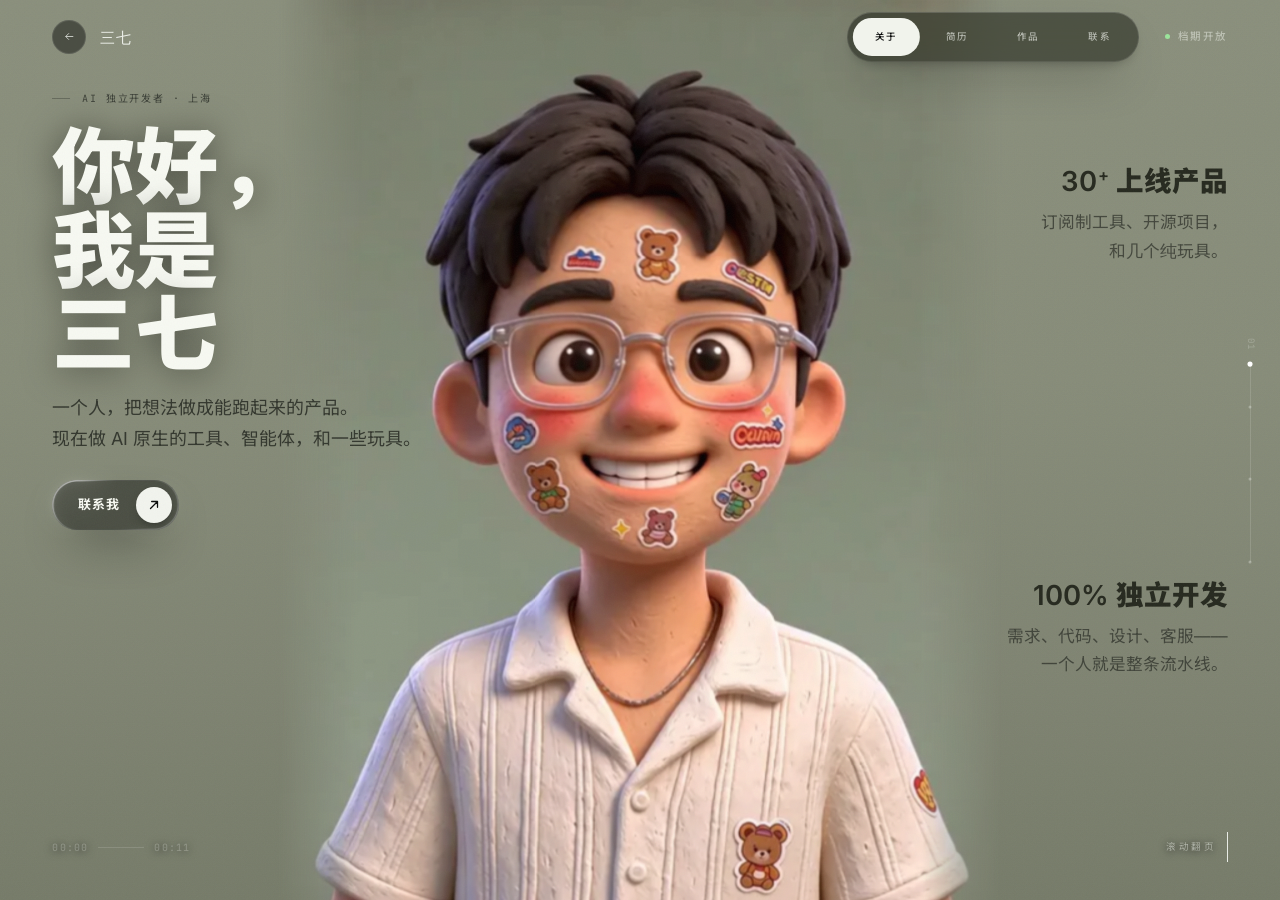
<file: index.html>
<!DOCTYPE html>
<html lang="zh-CN">
<head>
<meta charset="utf-8" />
<meta name="viewport" content="width=device-width, initial-scale=1, viewport-fit=cover" />
<meta name="theme-color" content="#070807" />
<title>三七 — AI 独立开发者</title>
<meta name="description" content="三七 — AI 独立开发者。一个人把想法做成能跑起来的产品：模型、界面、上线，全流程自己来。" />
<link rel="icon" href="data:image/svg+xml,%3Csvg xmlns='http://www.w3.org/2000/svg' viewBox='0 0 32 32'%3E%3Crect width='32' height='32' rx='7' fill='%230A0B0A'/%3E%3Cpath d='M6 5 L6 23 L10.3 18.9 L12.9 26 L16.4 24.6 L13.7 17.5 L21 17.3 Z' fill='%23C05BFF' stroke='%238BF3CE' stroke-width='1.5' stroke-linejoin='round'/%3E%3C/svg%3E" />
<meta property="og:type" content="website" />
<meta property="og:title" content="三七 — AI 独立开发者" />
<meta property="og:description" content="一个人把想法做成能跑起来的产品。AI 原生工具、智能体，和一些玩具。" />
<meta property="og:locale" content="zh_CN" />
<meta name="twitter:card" content="summary_large_image" />
<meta name="author" content="三七" />

<link rel="preload" as="font" type="font/woff2" href="assets/fonts/Anton-400.woff2" crossorigin />
<link rel="preload" as="font" type="font/woff2" href="assets/fonts/Inter-400.woff2" crossorigin />
<link rel="preload" as="image" href="assets/resume.webp" />
<link rel="preload" as="image" href="assets/work.webp" />

<style>
/* =========================================================================
   0. TOKENS
   Typographic language lifted from the reference: monochrome cinematic base,
   one silver display weight, tiny wide-tracked caps for labels, one gradient
   accent reserved for actions.
   ========================================================================= */
@font-face{font-family:'Anton';src:url('assets/fonts/Anton-400.woff2') format('woff2');font-weight:400;font-style:normal;font-display:swap}
@font-face{font-family:'Inter';src:url('assets/fonts/Inter-300.woff2') format('woff2');font-weight:300;font-display:swap}
@font-face{font-family:'Inter';src:url('assets/fonts/Inter-400.woff2') format('woff2');font-weight:400;font-display:swap}
@font-face{font-family:'Inter';src:url('assets/fonts/Inter-500.woff2') format('woff2');font-weight:500;font-display:swap}
@font-face{font-family:'Inter';src:url('assets/fonts/Inter-600.woff2') format('woff2');font-weight:600;font-display:swap}
@font-face{font-family:'JetBrains Mono';src:url('assets/fonts/JetBrainsMono-400.woff2') format('woff2');font-weight:400;font-display:swap}
/* Anton is declared a second time at 900 so the CJK copy can ask for a heavy
   weight without Chrome synthesising a fake bold on the Latin face. */
@font-face{font-family:'Anton';src:url('assets/fonts/Anton-400.woff2') format('woff2');font-weight:900;font-display:swap}
/* Noto Sans SC, subsetted to the 414 characters this page actually uses
   (Google Fonts `text=` parameter), so the CJK face costs ~240 KB in total. */
@font-face{font-family:'Noto SC';src:url('assets/fonts/NotoSansSC-400.woff2') format('woff2');font-weight:400;font-display:swap}
@font-face{font-family:'Noto SC';src:url('assets/fonts/NotoSansSC-500.woff2') format('woff2');font-weight:500;font-display:swap}
@font-face{font-family:'Noto SC';src:url('assets/fonts/NotoSansSC-700.woff2') format('woff2');font-weight:700;font-display:swap}
@font-face{font-family:'Noto SC';src:url('assets/fonts/NotoSansSC-900.woff2') format('woff2');font-weight:900;font-display:swap}

:root{
  --bg:#070807;
  --ink:#EAEDE7;
  --ink-2:rgba(234,237,231,.72);
  --muted:rgba(234,237,231,.52);
  --faint:rgba(234,237,231,.28);
  --line:rgba(234,237,231,.14);
  --sage:#8B8C79;

  --acc-1:#F06BF5;
  --acc-2:#9B37EA;
  --acc-3:#7A2BF0;
  --acc-glow:rgba(190,70,235,.5);

  --silver:linear-gradient(178deg,#FBFDF9 0%,#E4E8E1 26%,#B9BFB6 52%,#868C84 74%,#C3C9C0 100%);

  --pad:clamp(18px,4.1vw,66px);
  --nav-h:clamp(64px,8.2vh,90px);
  --panel-w:clamp(340px,33vw,480px);

  --ease:cubic-bezier(.22,.61,.24,1);
  --ease-out:cubic-bezier(.16,1,.3,1);

  --page-h:1107vh;
}

/* =========================================================================
   1. BASE
   ========================================================================= */
*,*::before,*::after{box-sizing:border-box}
html,body{margin:0;padding:0}
html{
  background:var(--bg);
  scrollbar-width:none;
  -ms-overflow-style:none;
  -webkit-text-size-adjust:100%;
  /* the wheel turns pages, it never scrolls: the whole site is a deck of four
     full-screen pages whose progress is a virtual value, not scrollY */
  overflow:hidden;
  height:100%;
  overscroll-behavior:none;
}
html::-webkit-scrollbar{width:0;height:0}
body{
  background:var(--bg);
  color:var(--ink);
  font-family:Inter,'Noto SC','PingFang SC','Microsoft YaHei',system-ui,-apple-system,'Segoe UI',sans-serif;
  font-weight:400;
  font-size:16px;
  line-height:1.7;
  overflow:hidden;
  height:100%;
  -webkit-font-smoothing:antialiased;
  -moz-osx-font-smoothing:grayscale;
  text-rendering:optimizeLegibility;
}
body.is-locked{overflow:hidden}
img,video{display:block;max-width:100%}
button{font:inherit;color:inherit;background:none;border:0;cursor:pointer}
a{color:inherit;text-decoration:none}
h1,h2,h3,h4,p,ol,ul,figure{margin:0;padding:0}
ol,ul{list-style:none}
::selection{background:var(--acc-2);color:#fff}

.scroll-space{display:none}

/* shared type */
.eyebrow{
  font-size:10px;line-height:1.4;font-weight:500;
  letter-spacing:.22em;text-transform:uppercase;color:var(--muted);
  display:flex;align-items:center;gap:.9em;
}
.eyebrow::before{
  content:"";width:26px;height:1px;background:currentColor;opacity:.6;flex:none;
}
.eyebrow--plain::before{display:none}

.display{
  font-family:Anton,'Noto SC','Arial Black',Impact,sans-serif;
  font-weight:900;text-transform:uppercase;
  line-height:1;letter-spacing:0;
  /* flat near-white instead of a background-clip:text silver gradient: the
     gradient version renders the masthead at ~70% scale inside this layout */
  color:#F4F6F0;
  text-shadow:0 1px 0 rgba(255,255,255,.18),0 22px 46px rgba(0,0,0,.32);
}
.mono{font-family:'JetBrains Mono','Noto SC',ui-monospace,monospace;font-size:10px;letter-spacing:.12em;text-transform:uppercase}

/* =========================================================================
   2. STAGE — fixed film + plates
   ========================================================================= */
.stage{position:fixed;inset:0;z-index:0;overflow:hidden;background:var(--bg);isolation:isolate}

.film{
  position:absolute;inset:0;
  will-change:transform;
  transform-origin:50% 46%;
}
.film__el{
  position:fixed;inset:0;
  width:100%;height:100%;
  object-fit:cover;object-position:50% 44%;
  filter:saturate(.94) contrast(1.02);
  will-change:transform;
}
/* the gaze portrait: 264 webp frames of the turntable take, drawn on a canvas.
   It owns the first screen (the pointer steers it, nothing plays on its own);
   the moment the wheel takes over it fades and the film underneath runs the
   scroll story. Engine ported from the 追视 reference build. */
.gaze{
  position:absolute;inset:0;z-index:2;
  opacity:0;pointer-events:none;overflow:hidden;
  transition:opacity .42s var(--ease-out);
  /* flat wall colour sampled from the footage's own left/right edges: the
     radial version used to darken the page corners, which read as a shadow */
  background:
    linear-gradient(180deg,#8A8F7C 0%,#878C79 42%,#7F8472 74%,#767B69 100%);
}
.stage.is-gaze .gaze{opacity:1}
.gaze__canvas{
  position:absolute;left:50%;top:50%;
  height:100%;width:auto;aspect-ratio:4 / 5;
  transform:translate(-50%,-50%);
  will-change:transform;
  filter:saturate(.97) contrast(1.015);
  -webkit-mask-image:linear-gradient(90deg,transparent 0,#000 11%,#000 89%,transparent 100%);
          mask-image:linear-gradient(90deg,transparent 0,#000 11%,#000 89%,transparent 100%);
}

/* full-bleed character plates (page 2 / page 3 reference art) */
.plate{
  position:absolute;inset:0;opacity:0;
  will-change:transform,opacity;
  pointer-events:none;
  z-index:2;
}
/* opaque sage bed under the plates: during the resume -> work dissolve the two
   plates sit at partial opacity, and without this the film's own take would
   show through as a third character in the middle of the handover */
.plate-bed{
  position:absolute;inset:0;z-index:1;opacity:0;pointer-events:none;
  background:radial-gradient(120% 95% at 50% 36%,#8B9079 0%,#868B76 34%,#7C816C 62%,#676C5A 86%,#4A4E41 100%);
}
.plate__img{
  position:fixed;inset:0;width:100%;height:100%;
  object-fit:cover;
  transform:scale(1.04);
  will-change:transform;
}
.plate--resume .plate__img{object-position:42% 46%}
.plate--work .plate__img{object-position:56% 48%}
.plate__scrim{position:absolute;inset:0;pointer-events:none}
/* only a whisper under the nav bar — the figure runs clean to every edge and
   readability is carried by the glass panel instead of a full-bleed wash */
.plate--resume .plate__scrim,
.plate--work .plate__scrim{
  background:linear-gradient(180deg,rgba(7,8,7,.34) 0%,rgba(7,8,7,.12) 9%,rgba(7,8,7,0) 16%);
}

/* hero scrim, sits above the film */
.scrim-hero{
  position:absolute;inset:0;pointer-events:none;
  background:none;
  will-change:opacity;
}

/* atmosphere */
.grain{
  position:fixed;inset:0;z-index:7;pointer-events:none;opacity:.075;
  background-image:url("data:image/svg+xml;charset=utf-8,%3Csvg xmlns='http://www.w3.org/2000/svg' width='160' height='160'%3E%3Cfilter id='n'%3E%3CfeTurbulence type='fractalNoise' baseFrequency='.9' numOctaves='3' stitchTiles='stitch'/%3E%3C/filter%3E%3Crect width='160' height='160' filter='url(%23n)' opacity='.55'/%3E%3C/svg%3E");
  background-size:160px 160px;
}

/* =========================================================================
   3. NAV
   ========================================================================= */
.nav{
  position:fixed;top:0;left:0;right:0;height:var(--nav-h);z-index:40;
  display:flex;align-items:center;
  padding:0 var(--pad);
  padding-top:env(safe-area-inset-top);
  font-size:10.5px;font-weight:500;letter-spacing:.18em;text-transform:uppercase;
  transition:opacity .9s var(--ease) .1s,transform .9s var(--ease) .1s;
}
.nav__mark{
  width:34px;height:34px;border-radius:50%;
  display:grid;place-items:center;flex:none;
  background:rgba(24,26,23,.55);
  border:1px solid rgba(255,255,255,.10);
  backdrop-filter:blur(8px);-webkit-backdrop-filter:blur(8px);
  transition:background .4s var(--ease),transform .5s var(--ease-out);
}
.nav__mark svg{width:13px;height:13px;stroke:var(--ink);fill:none;stroke-width:1.4;transition:transform .5s var(--ease-out)}
.nav__mark:hover{background:rgba(255,255,255,.14);transform:scale(1.06)}
.nav__mark:hover svg{transform:rotate(-45deg)}
.nav__brand{
  font-family:Anton;font-size:15px;letter-spacing:.06em;font-weight:400;
  margin-left:14px;margin-right:auto;
}
/* ---- nav links: gooey metaball pill (ported from React Bits GooeyNav) ---- */
.gooey-nav{
  position:relative;display:inline-flex;align-items:center;
  margin-right:clamp(0px,2vw,44px);
  padding:6px;border-radius:999px;
  background:rgba(18,21,17,.5);
  box-shadow:
    0 24px 48px -22px rgba(0,0,0,.9),
    0 6px 16px -10px rgba(0,0,0,.55),
    inset 0 0 0 1px rgba(255,255,255,.09),
    inset 0 1px 0 rgba(255,255,255,.07);
  -webkit-backdrop-filter:blur(20px) saturate(1.5);
  backdrop-filter:blur(20px) saturate(1.5);
}
.gooey-stage{position:relative;display:block}
.gooey-blob{
  position:absolute;left:-56px;top:-56px;right:-56px;bottom:-56px;
  background:#F1F3EC;pointer-events:none;z-index:0;
  clip-path:path("M0,0Z");
}
.gooey-hover{
  position:absolute;left:0;top:0;width:0;height:0;border-radius:999px;
  background:rgba(255,255,255,.10);opacity:0;pointer-events:none;z-index:0;
}
.gooey-links{
  position:relative;z-index:1;display:flex;align-items:center;gap:4px;
  margin:0;padding:0;list-style:none;
}
.gooey-links--ink{
  position:absolute;inset:0;z-index:2;pointer-events:none;color:#0A0B0A;
  clip-path:path("M0,0Z");
}
.gooey-item{display:flex}
.gooey-link{
  display:inline-flex;align-items:center;height:38px;padding:0 22px;
  border:0;background:none;cursor:pointer;white-space:nowrap;
  font-family:inherit;font-size:9.5px;letter-spacing:.16em;font-weight:500;
  color:rgba(234,237,231,.66);
  transition:color .3s var(--ease);
  -webkit-tap-highlight-color:transparent;
}
.gooey-link:focus-visible{outline:2px solid rgba(244,246,240,.7);outline-offset:3px;border-radius:999px}
.gooey-links .gooey-link:hover,
.gooey-links .gooey-link.is-here{color:#F4F6F0}
.gooey-links--ink .gooey-link{color:#0A0B0A}
.nav__status{display:flex;align-items:center;gap:8px;color:var(--muted);letter-spacing:.14em}
.nav__dot{width:5px;height:5px;border-radius:50%;background:#9BE39B;box-shadow:0 0 0 0 rgba(155,227,155,.7);animation:pulse 2.6s infinite}
@keyframes pulse{0%{box-shadow:0 0 0 0 rgba(155,227,155,.55)}70%{box-shadow:0 0 0 7px rgba(155,227,155,0)}100%{box-shadow:0 0 0 0 rgba(155,227,155,0)}}

/* =========================================================================
   4. CHAPTERS (fixed copy layers)
   ========================================================================= */
.chapter{
  position:fixed;inset:0;z-index:5;
  opacity:0;pointer-events:none;
  will-change:opacity,transform;
}
.chapter__inner{
  position:absolute;inset:0;
  padding:calc(var(--nav-h) + 0.4vh) var(--pad) calc(var(--pad) * .72);
  padding-bottom:calc(var(--pad) * .72 + env(safe-area-inset-bottom));
  display:flex;flex-direction:column;
}

/* =========================================================================
   5. HERO — editorial three-zone composition, after the reference screenshot:
      headline / lead / CTA stacked on the left, the figure in the middle,
      two right-aligned stat blocks on the right, a thin footer row below
   ========================================================================= */
.hero__inner{justify-content:flex-start}
.hero__grid{position:relative;flex:1 1 auto;min-height:0}

.hero__col{
  position:absolute;left:0;top:clamp(0px,1.4vh,16px);
  width:min(32vw,432px);
  display:flex;flex-direction:column;align-items:flex-start;
}
.hero__kicker{
  display:flex;align-items:center;gap:12px;margin-bottom:clamp(9px,1.5vh,16px);
  font-size:10px;letter-spacing:.18em;text-transform:uppercase;color:#3C4038;
  white-space:nowrap;
}
.hero__kicker i{display:block;width:18px;height:1px;background:currentColor;opacity:.45}
.hero__title{
  font-size:clamp(34px,6.5vw,96px);
  line-height:1;
  letter-spacing:0;
  color:#F7F9F2;
  text-shadow:0 2px 34px rgba(0,0,0,.5);
}
.hero__reveal{display:block;opacity:0;transform:translateY(22px);
  transition:opacity 1s var(--ease) .16s,transform 1.1s var(--ease-out) .16s}
.hero__lead{
  margin-top:clamp(14px,2.4vh,26px);max-width:22em;
  font-size:clamp(13.5px,1.4vw,19.5px);line-height:1.75;color:rgba(36,39,32,.84);
}
.hero__lead span{display:block}
/* hero CTA: specular glass pill (ported from React Bits <SpecularButton />) */
.hero__cta{
  --sb-radius:999px;
  --sb-tint:#0A0C0A;
  --sb-tint-opacity:0.46;
  --sb-blur:10px;
  --sb-text-color:#F6F8F1;
  position:relative;isolation:isolate;
  margin-top:clamp(16px,2.8vh,30px);
  display:inline-flex;align-items:center;gap:16px;
  padding:7px 7px 7px 24px;border:0;
  border-radius:var(--sb-radius);
  font-family:inherit;font-size:13px;font-weight:700;letter-spacing:.06em;line-height:1;
  color:var(--sb-text-color);
  background:color-mix(in srgb, var(--sb-tint) calc(var(--sb-tint-opacity) * 100%), transparent);
  box-shadow:
    0 22px 48px -20px rgba(0,0,0,.95),
    inset 0 1px 0 rgba(255,255,255,.07);
  -webkit-backdrop-filter:blur(var(--sb-blur));backdrop-filter:blur(var(--sb-blur));
  cursor:pointer;outline:none;-webkit-tap-highlight-color:transparent;
  transition:transform .3s cubic-bezier(.2,.8,.2,1),background .35s var(--ease);
}
.hero__cta:active{transform:scale(.975)}
.hero__cta:focus-visible{outline:2px solid rgba(246,248,241,.6);outline-offset:4px}
.hero__cta:hover{background:color-mix(in srgb, var(--sb-tint) 56%, transparent)}
.spec-btn__light{
  position:absolute;z-index:1;display:block;pointer-events:none;
  inset:-24px;width:calc(100% + 48px);height:calc(100% + 48px);
}
.spec-btn__label{position:relative;z-index:2;display:block;padding-left:2px}
.hero__chip{
  position:relative;z-index:2;
  display:grid;place-items:center;width:36px;height:36px;border-radius:50%;
  background:#F2F4EE;color:#0A0B0A;
  box-shadow:0 6px 14px -8px rgba(0,0,0,.8);
  transition:transform .45s var(--ease-out);
}
.hero__cta:hover .hero__chip{transform:rotate(45deg)}
.hero__chip svg{width:14px;height:14px}

.hero__stat{position:absolute;right:0;width:min(28vw,390px);text-align:right}
.hero__stat--a{top:clamp(4px,10vh,110px)}
.hero__stat--b{top:clamp(300px,56vh,600px)}
.hero__stat h3{font-size:clamp(19px,2.15vw,33px);line-height:1.06;font-weight:900;letter-spacing:0;color:#26291F}
.hero__stat h3 sup{font-size:.6em;margin-left:.06em}
.hero__stat p{margin-top:.7em;font-size:clamp(12.5px,1.3vw,18px);line-height:1.7;color:rgba(36,39,32,.68)}

.hero__foot{
  position:absolute;left:0;right:0;bottom:0;
  display:flex;align-items:center;justify-content:space-between;gap:24px;
    text-shadow:0 1px 9px rgba(0,0,0,.75);
}
.hud{display:flex;align-items:center;gap:10px;color:var(--faint)}
.hud__bar{width:46px;height:1px;background:rgba(234,237,231,.16);position:relative;overflow:hidden}
.hud__bar i{position:absolute;inset:0;background:rgba(234,237,231,.85);transform-origin:0 50%;transform:scaleX(0)}
.scrollcue{display:flex;align-items:center;gap:10px;color:var(--muted);font-size:9.5px;letter-spacing:.28em;text-transform:uppercase}
.scrollcue span{position:relative;width:1px;height:30px;background:rgba(234,237,231,.18);overflow:hidden}
.scrollcue span::after{content:"";position:absolute;inset:0;background:var(--ink);animation:cue 2.2s var(--ease) infinite}
@keyframes cue{0%{transform:translateY(-100%)}60%{transform:translateY(100%)}100%{transform:translateY(100%)}}

/* buttons */
.btn{
  position:relative;display:inline-flex;align-items:center;gap:.95em;
  padding:1.15em 1.85em;border-radius:999px;overflow:hidden;
  font-size:10.5px;font-weight:500;letter-spacing:.24em;text-transform:uppercase;color:#fff;
  background:linear-gradient(100deg,var(--acc-1),var(--acc-2) 52%,var(--acc-3));
  border:1px solid rgba(255,255,255,.22);
  box-shadow:0 12px 34px -10px var(--acc-glow),inset 0 1px 0 rgba(255,255,255,.42);
  transition:transform .5s var(--ease-out),box-shadow .5s var(--ease);
  white-space:nowrap;
}
.btn::after{
  content:"";position:absolute;top:0;left:0;width:60%;height:100%;
  background:linear-gradient(100deg,transparent,rgba(255,255,255,.38),transparent);
  transform:translateX(-160%);transition:transform .9s var(--ease-out);
}
.btn:hover{transform:translateY(-2px);box-shadow:0 18px 44px -10px var(--acc-glow),inset 0 1px 0 rgba(255,255,255,.5)}
.btn:hover::after{transform:translateX(260%)}
.btn__arw{width:13px;height:13px;stroke:currentColor;fill:none;stroke-width:1.5;transition:transform .5s var(--ease-out)}
.btn:hover .btn__arw{transform:translate(2px,-2px)}

/* =========================================================================
   6. RESUME PANEL
   ========================================================================= */
.resume{justify-content:center;align-items:flex-end}
.panel{
  width:var(--panel-w);max-width:100%;
  display:flex;flex-direction:column;
  gap:clamp(9px,1.5vh,16px);
  /* readability lives in this pane, not in a full-bleed scrim */
  padding:clamp(18px,2.6vh,30px) clamp(18px,2vw,28px);
  border-radius:16px;
  background:
    linear-gradient(122deg,rgba(255,255,255,.055) 0%,rgba(255,255,255,.012) 26%,rgba(255,255,255,0) 46%),
    linear-gradient(158deg,rgba(10,12,10,.58) 0%,rgba(10,12,10,.48) 58%,rgba(10,12,10,.34) 100%);
  border:1px solid rgba(255,255,255,.10);
  box-shadow:inset 0 1px 0 rgba(255,255,255,.10),0 24px 60px -30px rgba(0,0,0,.6);
  -webkit-backdrop-filter:blur(16px) saturate(1.15);
  backdrop-filter:blur(16px) saturate(1.15);
}
.panel__label{display:flex;align-items:center;justify-content:space-between;gap:16px}
.panel__label .mono{color:var(--faint)}
.panel__title{
  font-family:Anton,'Noto SC','Arial Black',Impact,sans-serif;font-weight:900;
  font-size:clamp(32px,3.8vw,54px);line-height:1.06;letter-spacing:0;
  text-transform:uppercase;
  background:linear-gradient(178deg,#FBFDF9,#DFE3DC 40%,#9AA096 100%);
  -webkit-background-clip:text;background-clip:text;color:transparent;
  /* the pane can still miss a bright edge: drop-shadow works on gradient text */
  filter:drop-shadow(0 1px 2px rgba(0,0,0,.35));
}
.panel__lead{font-size:clamp(12px,.98vw,13.5px);line-height:1.85;color:rgba(234,237,231,.95);max-width:44ch;font-weight:300;letter-spacing:.01em;text-shadow:0 1px 1px rgba(0,0,0,.25)}

/* slider */
.slider{position:relative;margin-top:clamp(4px,1vh,10px)}
.slider__head{display:flex;align-items:center;justify-content:space-between;gap:16px;border-bottom:1px solid var(--line);padding-bottom:10px;margin-bottom:14px}
.tabs{display:flex;gap:clamp(12px,1.6vw,24px)}
.tab{
  position:relative;font-size:9.5px;font-weight:500;letter-spacing:.16em;text-transform:uppercase;
  color:var(--faint);padding:2px 0;transition:color .4s var(--ease);
}
.tab::after{content:"";position:absolute;left:0;right:0;bottom:-11px;height:1px;background:var(--ink);transform:scaleX(0);transition:transform .55s var(--ease-out)}
.tab.is-on{color:var(--ink)}
.tab.is-on::after{transform:scaleX(1)}
.tab:hover{color:var(--ink-2)}
.slider__count{font-family:'JetBrains Mono','Noto SC',monospace;font-size:10px;letter-spacing:.12em;color:var(--faint)}
.slider__window{overflow:hidden;cursor:grab;touch-action:pan-y}
.slider__window.is-drag{cursor:grabbing}
.slider__track{display:flex;will-change:transform;transition:transform .75s var(--ease-out)}
.slider__track.no-t{transition:none}
.slide{flex:0 0 100%;min-width:0;user-select:none}

.timeline{display:flex;flex-direction:column}
.timeline li{
  display:grid;grid-template-columns:76px 1fr;gap:clamp(12px,1.4vw,20px);
  position:relative;
  padding:clamp(9px,1.5vh,15px) 0;
}
.timeline li:first-child{padding-top:0}
.timeline li + li::before{
  content:"";position:absolute;top:0;left:clamp(6px,1vw,14px);right:clamp(6px,1vw,14px);
  height:1px;background:var(--line);
}
.t-year{font-family:'JetBrains Mono','Noto SC',monospace;font-size:9.5px;letter-spacing:.1em;color:rgba(234,237,231,.6);padding-top:.35em;white-space:nowrap}
.t-role{font-size:clamp(13px,1.05vw,15px);font-weight:500;letter-spacing:.01em;line-height:1.35}
.t-org{font-size:9.5px;letter-spacing:.24em;text-transform:uppercase;color:rgba(234,237,231,.82);margin-top:.45em}
.t-note{font-size:12px;line-height:1.8;color:rgba(234,237,231,.86);margin-top:.5em;font-weight:300;max-width:38ch;letter-spacing:.01em}

.skills{display:flex;flex-direction:column;gap:clamp(8px,1.4vh,13px)}
.skill{display:grid;grid-template-columns:1fr auto;gap:6px 14px;align-items:baseline}
.skill__name{font-size:11.5px;letter-spacing:.06em;color:var(--ink-2)}
.skill__val{font-family:'JetBrains Mono','Noto SC',monospace;font-size:9.5px;color:var(--faint)}
.skill__bar{grid-column:1/-1;height:1px;background:rgba(234,237,231,.14);position:relative;overflow:hidden}
.skill__bar i{position:absolute;inset:0;background:linear-gradient(90deg,rgba(234,237,231,.85),rgba(234,237,231,.35));transform-origin:0 50%;transform:scaleX(0);transition:transform 1.1s var(--ease-out)}
.slide.is-on .skill__bar i{transform:scaleX(var(--v))}
.tags{display:flex;flex-wrap:wrap;gap:6px;margin-top:clamp(12px,2vh,20px)}
.tag{border:1px solid var(--line);border-radius:999px;padding:5px 11px;font-size:9px;letter-spacing:.1em;text-transform:uppercase;color:var(--muted)}

.slider__foot{display:flex;align-items:center;justify-content:space-between;gap:16px;margin-top:clamp(12px,2vh,20px)}
.slider__prog{flex:1;height:1px;background:rgba(234,237,231,.13);position:relative;overflow:hidden}
.slider__prog i{position:absolute;left:0;top:0;bottom:0;width:33.333%;background:rgba(234,237,231,.75);transform:translateX(0);transition:transform .75s var(--ease-out)}
.slider__nav{display:flex;gap:8px}
.snav{
  width:34px;height:34px;border-radius:50%;border:1px solid var(--line);
  display:grid;place-items:center;color:var(--ink-2);
  transition:background .4s var(--ease),border-color .4s,color .4s,transform .4s var(--ease-out);
}
.snav svg{width:12px;height:12px;stroke:currentColor;fill:none;stroke-width:1.4}
.snav:hover{background:rgba(255,255,255,.08);border-color:rgba(255,255,255,.3);color:#fff}
.snav:active{transform:scale(.94)}
.snav[disabled]{opacity:.28;pointer-events:none}

.stats{display:flex;gap:clamp(16px,2.4vw,34px);border-top:1px solid var(--line);padding-top:clamp(10px,1.6vh,16px);margin-top:clamp(2px,1vh,10px)}
.stat__n{font-family:Anton;font-size:clamp(18px,1.7vw,24px);letter-spacing:.02em;line-height:1}
.stat__l{font-size:8.5px;letter-spacing:.22em;text-transform:uppercase;color:var(--faint);margin-top:6px}

/* =========================================================================
   7. WORK PANEL / CAROUSEL
   ========================================================================= */
.work{justify-content:center;align-items:flex-start}
.work .panel{width:min(100%,clamp(360px,44vw,660px))}
.dc{
  position:relative;margin-top:clamp(8px,1.6vh,16px);
  height:380px;
  display:flex;align-items:center;justify-content:center;
  perspective:1400px;perspective-origin:50% 50%;
  touch-action:pan-y;outline:none;user-select:none;cursor:grab;
  overflow:hidden;
}
.dc.is-drag{cursor:grabbing}
.dc::before{
  content:"";position:absolute;left:50%;top:52%;width:78%;height:82%;
  transform:translate(-50%,-50%);
  background:radial-gradient(50% 50% at 50% 50%,rgba(154,55,234,.30) 0%,rgba(122,43,240,.12) 46%,transparent 72%);
  filter:blur(18px);pointer-events:none;z-index:0;
}
.dc__stage{position:absolute;inset:0;z-index:1;transform-style:preserve-3d}

/* one poster card — the gradient art of the old `.card__art`, now full-bleed */
.dc-card{
  position:absolute;top:50%;left:50%;width:300px;height:380px;
  margin:0;padding:0;border:0;border-radius:18px;overflow:hidden;
  background:#0b0d12;color:inherit;text-align:left;cursor:pointer;
  transform:translate(-50%,-50%);transform-origin:center center;
  box-shadow:0 30px 60px -20px rgba(0,0,0,.65),0 8px 20px -10px rgba(0,0,0,.5);
  will-change:transform,opacity,filter;
}
.dc-card__art{
  position:absolute;inset:0;
  background-color:var(--c);
  background-image:
    linear-gradient(118deg,transparent 47.6%,rgba(255,255,255,.07) 47.9%,rgba(255,255,255,.07) 48.6%,transparent 48.9%),
    radial-gradient(90% 60% at 78% 4%,rgba(240,107,245,.18) 0%,transparent 62%),
    var(--img,none);
  background-size:cover,cover,cover;
  background-position:center,center,center;
  background-repeat:no-repeat,no-repeat,no-repeat;
}
.dc-card__art::before{
  content:"";position:absolute;inset:0;
  background:repeating-linear-gradient(0deg,rgba(255,255,255,.05) 0 1px,transparent 1px 4px);
  opacity:.35;mix-blend-mode:overlay;
}
.dc-card__art::after{
  content:"";position:absolute;left:50%;top:50%;width:62%;aspect-ratio:1;border-radius:50%;
  transform:translate(-50%,-50%);
  border:1px solid rgba(255,255,255,.24);
  box-shadow:inset 0 0 70px rgba(255,255,255,.10);
}
.dc-card__scrim{
  position:absolute;left:0;right:0;bottom:0;height:52%;
  background:
    linear-gradient(0deg,rgba(6,7,6,.9) 0%,rgba(6,7,6,.46) 44%,rgba(6,7,6,0) 74%),
    linear-gradient(180deg,rgba(6,7,6,.52) 0%,rgba(6,7,6,.12) 16%,rgba(6,7,6,0) 32%);
}
.dc-card__kind{
  position:absolute;left:16px;top:15px;
  font-family:'JetBrains Mono','Noto SC',monospace;font-size:8.5px;letter-spacing:.16em;
  text-transform:uppercase;color:rgba(255,255,255,.78);text-shadow:0 1px 6px rgba(0,0,0,.6);
}
.dc-card__num{
  position:absolute;right:14px;top:8px;
  font-family:Anton;font-size:74px;line-height:.82;letter-spacing:-.02em;
  color:rgba(255,255,255,.24);text-shadow:0 2px 12px rgba(0,0,0,.45);
}
.dc-card__meta{
  position:absolute;left:17px;right:17px;bottom:15px;
  display:flex;flex-direction:column;gap:5px;
}
.dc-card__title{
  font-family:Anton,'Noto SC',sans-serif;font-weight:900;
  font-size:clamp(17px,1.5vw,21px);letter-spacing:.03em;line-height:1.1;
  text-transform:uppercase;color:#fff;
}
.dc-card__sub{
  font-size:8.5px;letter-spacing:.18em;text-transform:uppercase;
  color:rgba(234,237,231,.58);
}
.dc-card__tint{position:absolute;inset:0;background:#05060a;opacity:0;mix-blend-mode:multiply;pointer-events:none}

/* arrows + dots */
.dc__arrow{
  position:absolute;top:50%;z-index:30;width:42px;height:42px;margin-top:-21px;
  display:grid;place-items:center;border-radius:50%;
  border:1px solid rgba(255,255,255,.16);
  background:rgba(14,16,14,.42);color:#F2F4EE;
  -webkit-backdrop-filter:blur(10px);backdrop-filter:blur(10px);
  transition:background .3s var(--ease),border-color .3s var(--ease),transform .3s var(--ease-out);
}
.dc__arrow--prev{left:12px}
.dc__arrow--next{right:12px}
.dc__arrow:hover{background:rgba(26,30,26,.72);border-color:rgba(255,255,255,.32)}
.dc__arrow:active{transform:scale(.94)}
.dc__arrow svg{width:14px;height:14px;stroke:currentColor;fill:none;stroke-width:1.7;stroke-linecap:round;stroke-linejoin:round}
.dc__dots{display:flex;align-items:center;gap:6px}
.dc__dot{
  width:6px;height:6px;padding:0;border:0;border-radius:999px;
  background:rgba(234,237,231,.28);
  transition:width .38s var(--ease-out),background .38s var(--ease);
}
.dc__dot.is-on{width:20px;background:linear-gradient(90deg,#F06BF5,#7A2BF0)}
.carousel__count{font-family:'JetBrains Mono','Noto SC',monospace;font-size:10px;letter-spacing:.12em;color:var(--ink-2);white-space:nowrap}
.carousel__foot{display:flex;align-items:center;gap:clamp(14px,2vw,26px);margin-top:clamp(10px,1.8vh,18px)}
.carousel__spacer{flex:1;height:1px;background:rgba(234,237,231,.14)}
.carousel__hint{font-size:8.5px;letter-spacing:.2em;text-transform:uppercase;color:var(--faint);white-space:nowrap}
.work__caption{
  position:absolute;right:var(--pad);bottom:calc(var(--pad) * .92);
  display:flex;align-items:center;gap:10px;
  font-size:8.5px;letter-spacing:.24em;text-transform:uppercase;color:rgba(234,237,231,.42);
}
.work__caption i{width:34px;height:1px;background:currentColor;display:block}

/* =========================================================================
   8. CONTACT
   ========================================================================= */
.contact{justify-content:flex-end}
/* the last page reuses the hero's editorial grid (kicker / stacked display /
   lead / two right-aligned blocks / foot row) so both ends of the film share
   one typographic system instead of a card */
.contact__scrim{
  position:absolute;inset:0;pointer-events:none;
  background:
    linear-gradient(0deg,rgba(5,6,5,.34) 0%,rgba(5,6,5,.12) 5%,rgba(5,6,5,0) 12%);
}
.contact .hero__title{
  font-size:clamp(34px,6.2vw,92px);
  text-shadow:0 2px 22px rgba(0,0,0,.55),0 1px 3px rgba(0,0,0,.4);
}
.contact__links{
  display:flex;flex-direction:column;gap:.5em;align-items:flex-end;
  font-family:'JetBrains Mono','Noto SC',monospace;
  font-size:clamp(11px,1.05vw,14px);letter-spacing:.14em;text-transform:uppercase;
  color:#3C4038;
}
.contact__links a{transition:color .3s var(--ease)}
.contact__links a:hover{color:#1E211A}
.contact__foot{
  position:absolute;left:0;right:0;bottom:0;
  display:flex;justify-content:space-between;align-items:flex-end;gap:18px;
  font-family:'JetBrains Mono','Noto SC',monospace;
  font-size:9px;letter-spacing:.12em;text-transform:uppercase;color:rgba(36,39,32,.66);
  width:100%;
}
.contact__mail{
  display:inline-flex;align-items:center;gap:12px;
  margin-top:clamp(16px,2.4vh,26px);
  padding:2px 4px 10px 2px;
  border:0;border-bottom:1px solid rgba(36,39,32,.28);background:none;
  font-family:Anton,'Noto SC',sans-serif;font-size:clamp(19px,2.05vw,28px);letter-spacing:.01em;text-transform:none;
  color:#26291F;cursor:pointer;
  transition:color .3s var(--ease),border-color .3s var(--ease);
}
.contact__mail:hover{color:#9B37EA;border-color:#9B37EA}
.contact__mail .mail-ico{flex:0 0 auto;width:19px;height:19px;color:#9B37EA}
.contact__mail .mail-ok{flex:0 0 auto;font-family:'JetBrains Mono','Noto SC',monospace;font-size:9px;letter-spacing:.18em;color:#9B37EA;opacity:0;transition:opacity .3s var(--ease)}
.contact__mail.is-copied .mail-ok{opacity:1}

/* =========================================================================
   9. SIDE RAIL / PROGRESS
   ========================================================================= */
.rail{
  position:fixed;right:calc(var(--pad) * .42);top:50%;transform:translateY(-50%);
  z-index:41;display:flex;flex-direction:column;align-items:center;gap:14px;
  pointer-events:none;
}
.rail__track{width:1px;height:clamp(120px,22vh,220px);background:rgba(234,237,231,.16);position:relative}
.rail__fill{position:absolute;left:0;top:0;width:100%;height:100%;background:var(--ink);transform-origin:50% 0;transform:scaleY(0);opacity:.85}
.rail__ticks{position:absolute;inset:0}
.rail__tick{position:absolute;left:50%;transform:translate(-50%,-50%);width:3px;height:3px;border-radius:50%;background:rgba(234,237,231,.35);transition:background .4s,transform .4s}
.rail__tick.is-on{background:#fff;transform:translate(-50%,-50%) scale(1.7)}
.rail__num{font-family:'JetBrains Mono','Noto SC',monospace;font-size:9px;letter-spacing:.1em;color:var(--faint);writing-mode:vertical-rl;transition:color .4s}
.rail__num.is-on{color:var(--ink)}

/* =========================================================================
   10. PROJECT DETAIL
   ========================================================================= */
.detail{
  position:fixed;inset:0;z-index:60;display:grid;place-items:center;
  padding:clamp(12px,3vw,44px);
  opacity:0;pointer-events:none;visibility:hidden;
  transition:opacity .55s var(--ease),visibility .55s;
}
.detail.is-open{opacity:1;pointer-events:auto;visibility:visible}
.detail__backdrop{position:absolute;inset:0;background:rgba(5,6,5,.46);backdrop-filter:blur(9px) saturate(1.05);-webkit-backdrop-filter:blur(9px) saturate(1.05)}
.detail__panel{
  position:relative;width:min(1080px,100%);max-height:min(86vh,860px);
  display:grid;grid-template-columns:1.05fr .95fr;
  background:
    linear-gradient(140deg,rgba(255,255,255,.07) 0%,rgba(255,255,255,.02) 30%,rgba(255,255,255,0) 52%),
    linear-gradient(158deg,rgba(18,21,18,.82) 0%,rgba(14,16,14,.74) 60%,rgba(12,14,12,.68) 100%);
  border:1px solid rgba(255,255,255,.14);
  -webkit-backdrop-filter:blur(26px) saturate(1.2);backdrop-filter:blur(26px) saturate(1.2);
  border-radius:18px;overflow:hidden;
  transform:translateY(26px) scale(.985);opacity:0;
  transition:transform .7s var(--ease-out),opacity .55s var(--ease);
  box-shadow:0 50px 110px -40px rgba(0,0,0,.85),inset 0 1px 0 rgba(255,255,255,.12);
}
.detail.is-open .detail__panel{transform:none;opacity:1;transition-delay:.05s}
.detail__art{
  position:relative;min-height:260px;overflow:hidden;
  background-color:var(--c);
  background-image:
    linear-gradient(180deg,rgba(255,255,255,.05) 0%,rgba(255,255,255,0) 34%),
    var(--img,none);
  background-size:auto,cover;
  background-position:center,center;
  background-repeat:no-repeat,no-repeat;
}
.detail__art::after{
  content:"";position:absolute;left:50%;top:50%;width:62%;aspect-ratio:1;border-radius:50%;
  transform:translate(-50%,-50%);border:1px solid rgba(255,255,255,.16);
}
.detail__num{
  position:absolute;left:-.03em;bottom:-.16em;
  font-family:Anton;font-size:clamp(120px,14vw,210px);line-height:.8;color:rgba(255,255,255,.17);
}
.detail__body{
  padding:clamp(22px,3vw,44px);overflow:auto;display:flex;flex-direction:column;gap:18px;
  scrollbar-width:thin;scrollbar-color:rgba(255,255,255,.2) transparent;
}
.detail__close{
  position:absolute;right:14px;top:14px;z-index:2;
  width:38px;height:38px;border-radius:50%;display:grid;place-items:center;
  background:rgba(10,11,10,.6);border:1px solid rgba(255,255,255,.16);color:#fff;
  transition:background .4s,transform .5s var(--ease-out);
}
.detail__close:hover{background:rgba(255,255,255,.16);transform:rotate(90deg)}
.detail__close svg{width:12px;height:12px;stroke:currentColor;stroke-width:1.5;fill:none}
.detail__kind{font-size:9px;letter-spacing:.26em;text-transform:uppercase;color:rgba(234,237,231,.6)}
.detail__title{font-family:Anton,'Noto SC',sans-serif;font-weight:900;font-size:clamp(34px,3.6vw,54px);line-height:1.06;text-transform:uppercase;letter-spacing:.01em}
.detail__meta{display:grid;grid-template-columns:repeat(2,1fr);gap:14px 20px;border-top:1px solid var(--line);border-bottom:1px solid var(--line);padding:16px 0}
.detail__meta dt{font-size:8.5px;letter-spacing:.22em;text-transform:uppercase;color:rgba(234,237,231,.5);margin-bottom:5px}
.detail__meta dd{margin:0;font-size:11.5px;letter-spacing:.08em;text-transform:uppercase;color:rgba(234,237,231,.9)}
.detail__text{font-size:13px;line-height:1.75;color:rgba(234,237,231,.80);font-weight:300}
.detail__tags{display:flex;flex-wrap:wrap;gap:6px}
.detail__nav{display:flex;align-items:center;justify-content:space-between;gap:14px;margin-top:auto;padding-top:8px}
.detail__nav button{
  display:flex;align-items:center;gap:9px;font-size:9px;letter-spacing:.2em;text-transform:uppercase;color:var(--ink-2);
  transition:color .35s;
}
.detail__nav button:hover{color:#fff}
.detail__nav svg{width:12px;height:12px;stroke:currentColor;fill:none;stroke-width:1.4}

/* =========================================================================
   10.5 CONTACT SHEET — opened by the hero CTA
   ========================================================================= */
.sheet{
  position:fixed;inset:0;z-index:75;display:grid;place-items:center;
  padding:clamp(14px,4vw,40px);
  opacity:0;pointer-events:none;visibility:hidden;
  transition:opacity .5s var(--ease),visibility .5s;
}
.sheet.is-open{opacity:1;pointer-events:auto;visibility:visible}
.sheet__backdrop{
  position:absolute;inset:0;background:rgba(4,5,4,.74);
  -webkit-backdrop-filter:blur(14px);backdrop-filter:blur(14px);
}
.sheet__panel{
  position:relative;width:min(600px,100%);
  padding:clamp(26px,4.4vw,44px) clamp(24px,4vw,46px) clamp(22px,3.4vw,36px);
  background:#0B0C0B;
  border:1px solid rgba(255,255,255,.09);
  border-radius:22px;
  box-shadow:0 50px 110px -40px rgba(0,0,0,.95),inset 0 1px 0 rgba(255,255,255,.06);
  transform:translateY(22px) scale(.985);opacity:0;
  transition:transform .6s var(--ease-out),opacity .5s var(--ease);
}
.sheet.is-open .sheet__panel{transform:none;opacity:1;transition-delay:.04s}
.sheet__close{
  position:absolute;top:clamp(14px,2.2vw,22px);right:clamp(14px,2.2vw,22px);
  width:34px;height:34px;border-radius:50%;display:grid;place-items:center;
  color:rgba(234,237,231,.6);
  transition:color .3s,background .3s,transform .3s var(--ease-out);
}
.sheet__close:hover{color:#fff;background:rgba(255,255,255,.08);transform:rotate(90deg)}
.sheet__close svg{width:15px;height:15px;stroke:currentColor;fill:none;stroke-width:1.6;stroke-linecap:round}
.sheet__eyebrow{margin-bottom:clamp(12px,2vw,18px)}
.sheet__title{
  font-family:'Noto SC','PingFang SC','Microsoft YaHei',sans-serif;font-weight:900;
  font-size:clamp(30px,4vw,44px);line-height:1.06;letter-spacing:.01em;color:#F7F9F2;
}
.sheet__hint{
  margin-top:.7em;font-size:clamp(12px,1.1vw,13.5px);line-height:1.7;
  color:rgba(234,237,231,.55);
}
.sheet__list{margin-top:clamp(18px,2.8vw,26px);display:flex;flex-direction:column;gap:12px}
.sheet__row{
  display:flex;align-items:center;justify-content:space-between;gap:16px;width:100%;
  position:relative;padding:clamp(17px,2.3vw,23px) clamp(18px,2.4vw,24px);
  border-radius:16px;
  background:rgba(255,255,255,.028);
  border:1px solid rgba(255,255,255,.085);
  text-align:left;
  transition:border-color .35s var(--ease),background .35s var(--ease),transform .35s var(--ease-out);
}
.sheet__row:hover{border-color:rgba(238,98,245,.42);background:rgba(238,98,245,.06);transform:translateY(-1px)}
.sheet__row:active{transform:translateY(0) scale(.995)}
.sheet__k{font-size:clamp(12px,1.1vw,13.5px);letter-spacing:.12em;color:rgba(234,237,231,.5);flex:none}
.sheet__v{
  font-family:'JetBrains Mono','Noto SC',ui-monospace,monospace;
  font-size:clamp(13px,1.35vw,16px);letter-spacing:.01em;color:#F7F9F2;
  overflow-wrap:anywhere;
}
.sheet__ok{
  position:absolute;right:clamp(18px,2.4vw,24px);top:50%;
  transform:translateY(-50%) translateX(6px);
  font-size:9.5px;letter-spacing:.2em;text-transform:uppercase;
  color:#EE62F5;opacity:0;pointer-events:none;
  transition:opacity .28s,transform .28s var(--ease-out);
}
.sheet__row .sheet__v{transition:opacity .24s var(--ease)}
.sheet__row.is-copied .sheet__v{opacity:0}
.sheet__row.is-copied{border-color:rgba(238,98,245,.6);background:rgba(238,98,245,.1)}
.sheet__row.is-copied .sheet__ok{opacity:1;transform:translateY(-50%)}
.sheet__foot{
  margin-top:clamp(18px,2.8vw,26px);text-align:center;
  font-size:clamp(11px,.98vw,12.5px);letter-spacing:.04em;color:rgba(234,237,231,.42);
}

/* =========================================================================
   10.7 FLIP CARD — the resume card turns between 概要 and 履历
   Vanilla port of React Bits <FlipCard /> (no motion library on this site:
   the turn spring, the tilt sweep, the drag and the shadow are hand-rolled).
   ========================================================================= */
.panel--flip{padding:0;background:none;border:0;box-shadow:none;backdrop-filter:none;-webkit-backdrop-filter:none}
#ch-resume .panel{--panel-w:min(40vw,560px)}
.chapter__inner.resume{justify-content:center}
.flip{
  position:relative;width:100%;
  height:clamp(340px,50vh,470px);
  perspective:1100px;
  cursor:pointer;outline:none;
  user-select:none;-webkit-user-select:none;-webkit-tap-highlight-color:transparent;
  touch-action:pan-y;
}
.flip:focus-visible .flip__face{border-color:rgba(238,98,245,.55);box-shadow:0 0 0 2px rgba(238,98,245,.35)}
.flip.is-dragging{cursor:grabbing}
.flip__shadow{
  position:absolute;inset:13% 8% -5%;border-radius:20px;
  background:rgba(0,0,0,.5);filter:blur(22px);
  pointer-events:none;will-change:transform,opacity;
}
.flip__stage{position:absolute;inset:0;transform-style:preserve-3d;will-change:transform}
.flip__face{
  position:absolute;inset:0;overflow:hidden;border-radius:18px;
  background:
    linear-gradient(122deg,rgba(255,255,255,.06) 0%,rgba(255,255,255,.014) 26%,rgba(255,255,255,0) 46%),
    linear-gradient(158deg,rgba(10,12,10,.84) 0%,rgba(10,12,10,.78) 58%,rgba(10,12,10,.70) 100%);
  border:1px solid rgba(255,255,255,.11);
  box-shadow:inset 0 1px 0 rgba(255,255,255,.10),inset 26px 0 46px -30px rgba(0,0,0,.55),0 24px 60px -30px rgba(0,0,0,.6);
  backface-visibility:hidden;-webkit-backface-visibility:hidden;
  color:var(--ink);
  transition:border-color .4s var(--ease),box-shadow .4s var(--ease);
}
.flip__face--back{transform:rotateY(180deg)}
.flip__inner{
  position:absolute;inset:0;
  display:flex;flex-direction:column;
  padding:clamp(22px,3vh,34px) clamp(22px,2.5vw,34px);
  overflow:auto;scrollbar-width:none;
}
.flip__inner::-webkit-scrollbar{display:none}
.flip__inner .panel__label{flex:0 0 auto}
/* gradient-clipped type mis-scales inside a 3D transform: flat ink on the card */
.flip__inner .panel__title{
  background:none;-webkit-background-clip:border-box;background-clip:border-box;
  color:#F1F4EC;-webkit-text-fill-color:#F1F4EC;
  font-size:clamp(36px,4.5vw,62px);letter-spacing:.005em;
  filter:none;text-shadow:0 1px 2px rgba(0,0,0,.4);
}
.flip__inner .panel__lead{font-size:clamp(13px,1.08vw,15px);line-height:1.9;max-width:46ch}
.flip .timeline li{grid-template-columns:84px 1fr;gap:clamp(14px,1.6vw,24px);padding:clamp(11px,1.9vh,19px) 0}
.flip .timeline li + li::before{left:clamp(8px,1.2vw,16px);right:clamp(8px,1.2vw,16px)}
.flip .t-role{font-size:clamp(14px,1.15vw,17px)}
.flip .t-year{font-size:10px}
.flip .t-note{font-size:12.8px;line-height:1.9;max-width:42ch}
.flip__facts{
  display:flex;gap:clamp(14px,2vw,28px);
  margin-top:auto;padding-top:clamp(14px,2vh,22px);
  border-top:1px solid rgba(255,255,255,.10);
}
.flip__facts div{flex:1 1 0;min-width:0}
.flip__facts b{display:block;font-family:'JetBrains Mono','Noto SC',monospace;font-size:9px;font-weight:500;letter-spacing:.16em;color:#C86BFF}
.flip__facts span{display:block;margin-top:6px;font-size:clamp(11px,1vw,12.5px);line-height:1.55;color:rgba(234,237,231,.78)}
.flip__hint{
  display:inline-flex;align-items:center;gap:8px;
  margin-top:clamp(10px,1.5vh,16px);padding-top:0;
  font-family:'JetBrains Mono','Noto SC',monospace;
  font-size:9px;letter-spacing:.16em;text-transform:uppercase;
  color:rgba(234,237,231,.52);
  transition:color .35s var(--ease);
}
.flip:hover .flip__hint{color:rgba(234,237,231,.8)}
.flip__hint i{font-style:normal;color:#C86BFF}
.flip__glare{
  position:absolute;inset:0;pointer-events:none;opacity:0;
  background:radial-gradient(circle farthest-side at var(--gx,50%) var(--gy,50%),
    rgba(255,255,255,.20) 0%,rgba(255,255,255,.13) 16%,rgba(255,255,255,.06) 38%,
    rgba(255,255,255,.02) 62%,rgba(255,255,255,0) 100%);
}

/* =========================================================================
   11. CURSOR
   ========================================================================= */
.cursor{position:fixed;left:0;top:0;z-index:90;pointer-events:none;opacity:0}
.cursor{
  width:50px;height:50px;margin:-25px 0 0 -25px;
  transition:opacity .3s;
  will-change:transform;
}
.cursor__float{display:block;width:100%;height:100%;will-change:transform}
.cursor.is-hover .cursor__float{animation:cursorFloat 4.2s ease-in-out infinite}
@keyframes cursorFloat{
  0%,100%{transform:translateY(0) rotate(0deg)}
  50%{transform:translateY(-1.5px) rotate(1.6deg)}
}
/* one arrow everywhere: the tip sits exactly on the hotspot (box centre), so
   the pointer never drifts and the shape never changes on hover */
.cur-arrow{
  position:absolute;left:50%;top:50%;width:27px;height:27px;
  display:block;overflow:visible;transform-origin:0 0;
  transition:transform .34s var(--ease-out);
  filter:
    drop-shadow(0 0 1.4px #8BF3CE)
    drop-shadow(0 0 7px rgba(120,255,205,.45))
    drop-shadow(0 0 13px rgba(160,60,255,.55));
}
.cursor.is-hover .cur-arrow{
  transform:scale(1.06);
  filter:
    drop-shadow(0 0 2px #8BF3CE)
    drop-shadow(0 0 10px rgba(120,255,205,.6))
    drop-shadow(0 0 18px rgba(190,80,255,.7));
}
.cursor.is-press .cur-arrow{transform:scale(.9);transition-duration:.12s}
.cursor__label{
  position:absolute;left:calc(100% + 7px);top:50%;transform:translateY(-50%);
  padding:3px 9px;border-radius:999px;
  background:rgba(12,6,18,.72);
  box-shadow:inset 0 0 0 1px rgba(238,98,245,.45),0 0 16px rgba(166,43,208,.35);
  -webkit-backdrop-filter:blur(6px);backdrop-filter:blur(6px);
  font-size:8px;letter-spacing:.18em;text-transform:uppercase;color:#FBDCFF;opacity:0;transition:opacity .3s;
  white-space:nowrap;text-shadow:0 0 10px rgba(238,98,245,.75);
}
.cursor.is-hover .cursor__label{opacity:1}
.cursor__label:empty{display:none}
@media (hover:hover) and (pointer:fine){
  html.has-cursor,html.has-cursor *{cursor:none !important}
  html.has-cursor .cursor.is-live{opacity:1}
}

/* =========================================================================
   12. LOADER
   ========================================================================= */
.loader{
  position:fixed;inset:0;z-index:100;background:var(--bg);
  display:grid;place-items:center;
  transition:opacity 1s var(--ease),visibility 1s;
}
.loader.is-done{opacity:0;visibility:hidden;pointer-events:none}
.loader__inner{width:min(320px,70vw);display:flex;flex-direction:column;gap:16px;align-items:center;text-align:center}
.loader__brand{
  font-family:Anton;font-size:clamp(30px,4vw,44px);letter-spacing:.14em;text-transform:uppercase;
  background:var(--silver);-webkit-background-clip:text;background-clip:text;color:transparent;
}
.loader__bar{width:100%;height:1px;background:rgba(234,237,231,.16);overflow:hidden}
.loader__bar i{display:block;height:100%;width:0;background:var(--ink);transition:width .3s linear}
.loader__meta{display:flex;justify-content:space-between;width:100%;font-family:'JetBrains Mono','Noto SC',monospace;font-size:9px;letter-spacing:.14em;text-transform:uppercase;color:var(--faint)}
.loader__enter{
  margin-top:6px;font-size:9px;letter-spacing:.3em;text-transform:uppercase;color:var(--muted);
  opacity:0;transition:opacity .6s var(--ease);
}
.loader.is-ready .loader__enter{opacity:1;animation:blink 2s infinite}
@keyframes blink{50%{opacity:.35}}

/* =========================================================================
   13. ENTRANCE
   ========================================================================= */
.is-ready .hero__reveal{opacity:1;transform:none}
.is-ready .hero__foot{opacity:1;transform:none}
.hero__foot{opacity:0;transform:translateY(14px);transition:opacity 1s var(--ease) .62s,transform 1s var(--ease-out) .62s}
.is-ready .film__el{transform:scale(1);transition:transform 2.4s var(--ease-out)}
.film__el{transform:scale(1.08)}
.chapter--contact.is-live .contact__title .ln span{transform:translateY(0)}
.chapter--contact.is-live .contact__title .ln:nth-child(2) span{transition-delay:.08s}
.chapter--contact.is-live .contact__title .ln:nth-child(3) span{transition-delay:.16s}

/* chapter-inner element stagger: every chapter's copy rises in when the page
   is switched in — the page itself cuts, the copy fades up right after */
.reveal{opacity:0;transform:translateY(14px);transition:opacity .62s var(--ease),transform .62s var(--ease-out)}
.chapter.is-live .reveal{opacity:1;transform:none}
.chapter.is-live .reveal[data-d="1"]{transition-delay:.05s}
.chapter.is-live .reveal[data-d="2"]{transition-delay:.10s}
.chapter.is-live .reveal[data-d="3"]{transition-delay:.15s}
.chapter.is-live .reveal[data-d="4"]{transition-delay:.20s}
.chapter.is-live .reveal[data-d="5"]{transition-delay:.25s}

/* =========================================================================
   14. RESPONSIVE
   ========================================================================= */
@media (max-width:1100px){
  :root{--panel-w:clamp(320px,44vw,430px)}
}

@media (max-width:900px){
  :root{--pad:20px;--nav-h:64px}
  .nav__links{gap:18px;margin-right:0}
  .gooey-nav{margin-right:0;padding:4px}
  .gooey-links{gap:0}
  .gooey-link{height:34px;padding:0 11px;font-size:8.5px;letter-spacing:.12em}
  .nav__status{display:none}
  .nav__brand{font-size:13px}
  .nav__link{font-size:9px;letter-spacing:.2em}

  .chapter__inner{padding:calc(var(--nav-h) + 8px) var(--pad) 22px}

  /* hero stacks into one column at the bottom of the phone screen */
  .hero__grid{display:flex;flex-direction:column;justify-content:flex-end;gap:14px}
  .hero__col,.hero__foot{position:static;width:100%;max-width:none}
  .hero__col{gap:0}
  .hero__stat{display:none}
  .hero__kicker{display:none}
  .hero__title{font-size:13.4vw;line-height:.98}
  .hero__lead{font-size:12px;line-height:1.75;margin-top:10px;max-width:none}
  .hero__cta{margin-top:14px;font-size:11.5px}
  .hero__foot{gap:10px}
  .scrollcue{display:none}

  /* panels become bottom sheets sitting on the character */
  .plate{background:#171B17}
  .plate__img{position:absolute;inset:0 0 auto 0;height:46vh;transform:none}
  .plate--resume .plate__img{object-position:34% 34%}
  .plate--work .plate__img{object-position:86% 32%}
  .plate--resume .plate__scrim,.plate--work .plate__scrim{
    background:linear-gradient(180deg,rgba(7,8,7,.34) 0%,rgba(7,8,7,.10) 10%,rgba(7,8,7,0) 18%);
  }
  .chapter__inner.resume,.chapter__inner.work{
    padding:0;justify-content:flex-end;align-items:stretch;
  }
  .chapter__inner.resume .panel,.chapter__inner.work .panel{
    width:100%;max-width:100%;gap:9px;
    padding:20px var(--pad) calc(16px + env(safe-area-inset-bottom));
    background:linear-gradient(180deg,rgba(11,13,11,.72) 0%,rgba(9,10,9,.82) 22%,rgba(9,10,9,.88) 100%);
    border:1px solid rgba(255,255,255,.10);
    border-bottom:0;
    border-radius:20px 20px 0 0;
    box-shadow:0 -26px 60px rgba(0,0,0,.45);
    -webkit-backdrop-filter:blur(16px) saturate(1.2);
    backdrop-filter:blur(16px) saturate(1.2);
  }
  .panel__title{font-size:clamp(30px,8.4vw,44px)}
  .panel__lead{font-size:12px;max-width:38ch}
  .timeline li{grid-template-columns:58px 1fr;padding:11px 0}
  .t-note{display:block;font-size:11px;line-height:1.7;margin-top:.35em}
  /* one slide at a time, stacked: the sheet then hugs the active slide height */
  .slider__track{display:block;position:relative;transform:none !important;transition:none}
  .slide{position:absolute;left:0;right:0;top:0;opacity:0;pointer-events:none;transition:opacity .4s var(--ease)}
  .slide.is-on{position:relative;opacity:1;pointer-events:auto}
  .slider__window{min-height:0;overflow:visible}
  .stats{gap:18px}
  .stat__n{font-size:18px}
  .stat__l{font-size:8px}

  .dc{height:300px}
  .dc__arrow{width:36px;height:36px;margin-top:-18px}
  .dc__arrow--prev{left:4px}
  .dc__arrow--next{right:4px}
  .carousel__hint{display:none}
  .work__caption{display:none}

  .chapter__inner.resume .panel--flip{padding:0 var(--pad) calc(20px + env(safe-area-inset-bottom));background:none;border-top:0;box-shadow:none;backdrop-filter:none;-webkit-backdrop-filter:none}
  .flip{height:clamp(370px,54vh,480px)}
  .hero__lead{color:rgba(234,237,231,.92)}
  .contact .hero__stat--b h3{color:#F7F9F2}
  .contact .hero__stat--b p{color:rgba(234,237,231,.66)}
  .contact__links{color:rgba(234,237,231,.74)}
  .contact__mail{color:#EAEDE7;border-color:rgba(234,237,231,.3)}

  .contact__scrim{background:linear-gradient(180deg,rgba(5,6,5,0) 0%,rgba(5,6,5,.16) 34%,rgba(5,6,5,.52) 62%,rgba(5,6,5,.72) 100%)}
  /* the hero hides its stat blocks on phones; the contact page needs the
     links, so that one block drops back into the flow under the email */
  .contact .hero__stat--b{
    display:block;position:static;width:100%;text-align:left;
    margin-top:clamp(12px,2vh,18px);
  }
  .contact .hero__stat--b h3{font-size:15px;margin-bottom:8px}
  .contact .hero__stat--b p{font-size:12px;line-height:1.7}
  .contact__links{flex-direction:row;flex-wrap:wrap;gap:16px;align-items:center;justify-content:flex-start}
  .contact__foot{display:none}
  .scrim-hero{
    background:
      linear-gradient(0deg,rgba(7,8,7,.82) 0%,rgba(7,8,7,.64) 26%,rgba(7,8,7,.34) 38%,rgba(7,8,7,.08) 48%,rgba(7,8,7,0) 58%);
  }

  /* detail modal stacks and scrolls */
  .detail{padding:0;align-items:end}
  .detail__panel{grid-template-columns:1fr;max-height:92vh;width:100%;border-radius:0;transform:translateY(40px)}
  .detail__art{min-height:34vh}
  .detail__body{max-height:58vh}
  .detail__num{font-size:34vw}

  .rail{display:none}
}

@media (max-width:560px){
  .nav__links{gap:13px}
  .nav__link{font-size:8.5px;letter-spacing:.16em}
  .hero__right{gap:10px}
  .btn{padding:1.05em 1.5em;font-size:9.5px}
  .carousel__foot{gap:10px}
}

@media (prefers-reduced-motion:reduce){
  *,*::before,*::after{animation-duration:.001ms !important;transition-duration:.001ms !important}
  .film__el{transform:none}
}
</style>
</head>

<body class="is-loading">

<!-- ========== LOADER ========== -->
<div class="loader" id="loader" aria-hidden="true">
  <div class="loader__inner">
    <div class="loader__brand">三七</div>
    <div class="loader__bar"><i id="loadBar"></i></div>
    <div class="loader__meta"><span>正在载入影片</span><span id="loadPct">0%</span></div>
    <div class="loader__enter">滚动翻页</div>
  </div>
</div>

<!-- ========== FIXED STAGE: film + character plates ========== -->
<div class="stage" aria-hidden="true">
  <div class="film" id="film">
    <video class="film__el" id="video" muted playsinline webkit-playsinline preload="auto"
           disablepictureinpicture disableremoteplayback poster="assets/poster.jpg"></video>
    <div class="gaze" id="gaze">
      <canvas class="gaze__canvas" id="gazeCanvas" width="576" height="720" role="presentation"></canvas>
    </div>
  </div>

  <!-- opaque sage bed: keeps the film from showing through the plates while
       resume and work dissolve into each other -->
  <div class="plate-bed" id="plateBed"></div>

  <figure class="plate plate--resume" id="plateResume">
    <img class="plate__img" src="assets/resume.webp" alt="" width="1800" height="1012" decoding="async" />
    <div class="plate__scrim"></div>
  </figure>

  <figure class="plate plate--work" id="plateWork">
    <img class="plate__img" src="assets/work.webp" alt="" width="2200" height="1238" decoding="async" />
    <div class="plate__scrim"></div>
  </figure>

  <div class="scrim-hero" id="scrimHero"></div>
</div>

<div class="grain" aria-hidden="true"></div>

<!-- ========== NAV ========== -->
<header class="nav" id="nav">
  <button class="nav__mark" id="toTop" aria-label="回到顶部">
    <svg viewBox="0 0 24 24" aria-hidden="true"><path d="M19 12H5M11 18l-6-6 6-6"/></svg>
  </button>
  <span class="nav__brand">三七</span>
  <div class="gooey-nav" id="gooeyNav">
    <div class="gooey-stage">
      <div class="gooey-hover" aria-hidden="true"></div>
      <div class="gooey-blob" aria-hidden="true"></div>
      <ul class="gooey-links">
        <li class="gooey-item" data-gooey-index="0"><button class="nav__link gooey-link" data-go="0" data-ch="hero">关于</button></li>
        <li class="gooey-item" data-gooey-index="1"><button class="nav__link gooey-link" data-go="0.235" data-ch="resume">简历</button></li>
        <li class="gooey-item" data-gooey-index="2"><button class="nav__link gooey-link" data-go="0.62" data-ch="work">作品</button></li>
        <li class="gooey-item" data-gooey-index="3"><button class="nav__link gooey-link" data-go="0.955" data-ch="contact">联系</button></li>
      </ul>
      <ul class="gooey-links gooey-links--ink" aria-hidden="true">
        <li class="gooey-item"><span class="gooey-link">关于</span></li>
        <li class="gooey-item"><span class="gooey-link">简历</span></li>
        <li class="gooey-item"><span class="gooey-link">作品</span></li>
        <li class="gooey-item"><span class="gooey-link">联系</span></li>
      </ul>
    </div>
  </div>
  <span class="nav__status"><i class="nav__dot"></i>档期开放</span>
</header>

<!-- ========== SIDE RAIL ========== -->
<div class="rail" aria-hidden="true">
  <span class="rail__num" id="railNum">01</span>
  <div class="rail__track">
    <div class="rail__fill" id="railFill"></div>
    <div class="rail__ticks">
      <i class="rail__tick is-on" data-t="0" style="top:0%"></i>
      <i class="rail__tick" data-t="1" style="top:22%"></i>
      <i class="rail__tick" data-t="2" style="top:58%"></i>
      <i class="rail__tick" data-t="3" style="top:100%"></i>
    </div>
  </div>
</div>

<!-- ========== CHAPTER 01 — HERO ========== -->
<section class="chapter chapter--hero is-live" id="ch-hero" data-chapter="hero">
  <div class="chapter__inner hero__inner">
    <div class="hero__grid">

      <div class="hero__col">
        <p class="hero__kicker mono"><i aria-hidden="true"></i>AI 独立开发者 · 上海</p>
        <h1 class="display hero__title" id="heroTitle">
          <span class="hero__reveal">你好，<br />我是<br />三七</span>
        </h1>
        <p class="hero__lead"><span>一个人，把想法做成能跑起来的产品。</span><span>现在做 AI 原生的工具、智能体，和一些玩具。</span></p>
        <button type="button" class="hero__cta" id="heroContact" data-cursor="打开">
          <canvas class="spec-btn__light" aria-hidden="true"></canvas>
          <span class="spec-btn__label">联系我</span>
          <span class="hero__chip" aria-hidden="true">
            <svg viewBox="0 0 24 24" fill="none" stroke="currentColor" stroke-width="2.2" stroke-linecap="round" stroke-linejoin="round"><path d="M6 18 18 6M8 6h10v10"/></svg>
          </span>
        </button>
      </div>

      <div class="hero__stat hero__stat--a reveal">
        <h3>30<sup>+</sup> 上线产品</h3>
        <p>订阅制工具、开源项目，<br />和几个纯玩具。</p>
      </div>

      <div class="hero__stat hero__stat--b reveal">
        <h3>100% 独立开发</h3>
        <p>需求、代码、设计、客服——<br />一个人就是整条流水线。</p>
      </div>

      <div class="hero__foot">
        <div class="hud mono">
          <span id="tcNow">00:00</span>
          <span class="hud__bar"><i id="hudFill"></i></span>
          <span id="tcTotal">00:11</span>
        </div>
        <span class="scrollcue">滚动翻页 <span aria-hidden="true"></span></span>
      </div>

    </div>
  </div>
</section>

<!-- ========== CHAPTER 02 — RESUME ========== -->
<section class="chapter chapter--resume" id="ch-resume" data-chapter="resume">
  <div class="chapter__inner resume">
    <div class="panel panel--flip">

      <div class="flip reveal" data-d="1" id="resumeFlip" role="button" tabindex="0"
           aria-pressed="false" aria-label="翻开查看完整履历">
        <span class="flip__shadow" aria-hidden="true"></span>

        <div class="flip__stage" id="resumeStage">

          <!-- FACE 1 — 简短概要 -->
          <div class="flip__face flip__face--front">
            <div class="flip__inner">
              <div class="panel__label">
                <span class="eyebrow">01 — 简历</span>
                <span class="mono">概要 / 2025</span>
              </div>

              <h2 class="panel__title">简短<br />版本</h2>

              <p class="panel__lead">
                西安电子科技大学毕业，在 Moment AI 的 Pilot 部门实习，做过 AI 智能驾驶；现在在航天院所，做信息化。
              </p>

              <div class="flip__facts">
                <div><b>教育</b><span>西安电子科技大学</span></div>
                <div><b>实习</b><span>Moment AI · Pilot</span></div>
                <div><b>在职</b><span>航天院所 · 信息化</span></div>
              </div>

              <span class="flip__hint">点击或左右拖动 <i aria-hidden="true">→</i></span>
            </div>
            <span class="flip__glare" aria-hidden="true"></span>
          </div>

          <!-- FACE 2 — 具体履历 -->
          <div class="flip__face flip__face--back">
            <div class="flip__inner">
              <div class="panel__label">
                <span class="eyebrow">02 — 履历</span>
                <span class="mono">2025 / 2019</span>
              </div>

              <ol class="timeline timeline--plain">
                <li>
                  <span class="t-year">至今</span>
                  <div>
                    <h3 class="t-role">航天院所</h3>
                    <p class="t-org">信息化</p>
                    <p class="t-note">从事信息化相关的工作。</p>
                  </div>
                </li>
                <li>
                  <span class="t-year">实习</span>
                  <div>
                    <h3 class="t-role">Moment AI</h3>
                    <p class="t-org">Pilot 部门</p>
                    <p class="t-note">做 AI 智能驾驶相关的工作。</p>
                  </div>
                </li>
                <li>
                  <span class="t-year">教育</span>
                  <div>
                    <h3 class="t-role">西安电子科技大学</h3>
                    <p class="t-org">西安</p>
                    <p class="t-note">从这里毕业。</p>
                  </div>
                </li>
              </ol>

              <span class="flip__hint"><i aria-hidden="true">←</i> 返回概要</span>
            </div>
            <span class="flip__glare" aria-hidden="true"></span>
          </div>

        </div>
      </div>
    </div>
  </div>
</section>

<!-- ========== CHAPTER 03 — WORK ========== -->
<section class="chapter chapter--work" id="ch-work" data-chapter="work">
  <div class="chapter__inner work">
    <div class="panel">

      <div class="panel__label reveal">
        <span class="eyebrow">02 — 精选作品</span>
        <span class="mono">2019 / 2025</span>
      </div>

      <h2 class="panel__title reveal" data-d="1">做过的<br />东西</h2>

      <p class="panel__lead reveal" data-d="2">
        五个项目，基本能说明我的工作方式——古怪的需求、强烈的剪影，还有无数次深夜渲染。
      </p>

      <div class="dc reveal" data-d="3" id="dc" tabindex="0" role="group" aria-label="作品集">
        <div class="dc__stage" id="dcStage"></div>
        <button class="dc__arrow dc__arrow--prev" id="dcPrev" type="button" aria-label="上一件作品">
          <svg viewBox="0 0 24 24" aria-hidden="true"><path d="M15 18l-6-6 6-6"/></svg>
        </button>
        <button class="dc__arrow dc__arrow--next" id="dcNext" type="button" aria-label="下一件作品">
          <svg viewBox="0 0 24 24" aria-hidden="true"><path d="M9 6l6 6-6 6"/></svg>
        </button>
      </div>

      <div class="carousel__foot reveal" data-d="4">
        <span class="carousel__count" id="carouselCount">01 / 05</span>
        <span class="dc__dots" id="dcDots"></span>
        <span class="carousel__spacer"></span>
        <span class="carousel__hint" id="carouselHint">拖动浏览 · 点击展开</span>
      </div>

    </div>

    <div class="work__caption">
      <i></i>
      <span>图 03 — 工作现场</span>
    </div>
  </div>
</section>

<!-- ========== CHAPTER 04 — CONTACT ========== -->
<section class="chapter chapter--contact" id="ch-contact" data-chapter="contact">
  <div class="contact__scrim" aria-hidden="true"></div>
  <div class="chapter__inner contact hero__inner">
    <div class="hero__grid">

      <div class="hero__col">
        <p class="hero__kicker mono"><i aria-hidden="true"></i>03 — 联系 · 演示结束</p>
        <h2 class="display hero__title">
          <span class="hero__reveal">一起做点<br />有人用的<br />东西</span>
        </h2>
        <p class="hero__lead">
          <span>有产品想法，或者只是想聊聊模型怎么落地，</span>
          <span>都可以写信给我。</span>
        </p>
        <button type="button" class="contact__mail" data-copy="longyihan751@gmail.com">
          <svg class="mail-ico" viewBox="0 0 24 24" aria-hidden="true"><rect x="3" y="5" width="18" height="14" rx="2.5" fill="none" stroke="currentColor" stroke-width="1.6"/><path d="M3.5 6.5 L12 12.5 L20.5 6.5" fill="none" stroke="currentColor" stroke-width="1.6" stroke-linecap="round" stroke-linejoin="round"/></svg>
          <span>longyihan751@gmail.com</span>
          <span class="mail-ok">已复制</span>
        </button>
      </div>

      <div class="hero__stat hero__stat--a reveal">
        <h3>当天回信</h3>
        <p>工作日的邮件当天回，<br />聊不成也当交个朋友。</p>
      </div>

      <div class="hero__stat hero__stat--b reveal">
        <h3>找到我</h3>
        <p class="contact__links">
          <a href="https://github.com/SANQI-AICreator" target="_blank" rel="noopener noreferrer">GitHub</a>
          <a href="#" onclick="return false">X</a>
          <a href="#" onclick="return false">即刻</a>
          <a href="#" onclick="return false">Blog</a>
        </p>
      </div>

      <div class="contact__foot">
        <span>© 2025 三七 — 上海 · 滚动驱动</span>
        <span>北纬 31.2304° / 东经 121.4737°</span>
      </div>

    </div>
  </div>
</section>

<!-- ========== CONTACT SHEET (hero CTA) ========== -->
<div class="sheet" id="contactSheet" role="dialog" aria-modal="true" aria-labelledby="sheetTitle" aria-hidden="true">
  <div class="sheet__backdrop" data-sheet-close></div>
  <div class="sheet__panel">
    <button class="sheet__close" id="sheetClose" aria-label="关闭">
      <svg viewBox="0 0 24 24" aria-hidden="true"><path d="M6 6l12 12M18 6L6 18"/></svg>
    </button>
    <p class="eyebrow sheet__eyebrow"><i></i>CONTACT</p>
    <h2 class="sheet__title" id="sheetTitle">联系我</h2>
    <p class="sheet__hint">点击任意一行即可复制</p>
    <ul class="sheet__list">
      <li>
        <button class="sheet__row" type="button" data-copy="longyihan751@gmail.com">
          <span class="sheet__k">邮箱</span>
          <span class="sheet__v">longyihan751@gmail.com</span>
          <span class="sheet__ok">已复制</span>
        </button>
      </li>
      <li>
        <button class="sheet__row" type="button" data-copy="RL_lover">
          <span class="sheet__k">微信</span>
          <span class="sheet__v">RL_lover</span>
          <span class="sheet__ok">已复制</span>
        </button>
      </li>
    </ul>
    <p class="sheet__foot">通常 24 小时内回复 · 欢迎带着想法来聊</p>
  </div>
</div>

<!-- ========== PROJECT DETAIL ========== -->
<div class="detail" id="detail" role="dialog" aria-modal="true" aria-labelledby="detailTitle">
  <div class="detail__backdrop" data-close></div>
  <div class="detail__panel">
    <button class="detail__close" id="detailClose" aria-label="关闭详情">
      <svg viewBox="0 0 24 24" aria-hidden="true"><path d="M6 6l12 12M18 6L6 18"/></svg>
    </button>
    <div class="detail__art" id="detailArt">
      <span class="detail__num" id="detailNum">01</span>
    </div>
    <div class="detail__body">
      <div class="detail__kind" id="detailKind">品牌影片 — 2024</div>
      <h2 class="detail__title" id="detailTitle">轨道</h2>
      <dl class="detail__meta">
        <div><dt>客户</dt><dd id="detailClient">轨道航天</dd></div>
        <div><dt>角色</dt><dd id="detailRole">导演 · 三维</dd></div>
        <div><dt>年份</dt><dd id="detailYear">2024</dd></div>
        <div><dt>工具</dt><dd id="detailStack">C4D · Redshift</dd></div>
      </dl>
      <p class="detail__text" id="detailText"></p>
      <div class="detail__tags" id="detailTags"></div>
      <div class="detail__nav">
        <button id="detailPrev"><svg viewBox="0 0 24 24" aria-hidden="true"><path d="M19 12H5M11 18l-6-6 6-6"/></svg> 上一个</button>
        <button id="detailNext">下一个 <svg viewBox="0 0 24 24" aria-hidden="true"><path d="M5 12h14M13 6l6 6-6 6"/></svg></button>
      </div>
    </div>
  </div>
</div>

<!-- ========== CURSOR ========== -->
<!-- one neon arrow everywhere: mint outer rim, pale-pink inner line and a
     purple body that darkens to near-black toward the middle. inline svg so
     the glow stays a css drop-shadow and stays crisp at any dpr -->
<div class="cursor" id="cursor" aria-hidden="true">
  <span class="cursor__float">
    <svg class="cur-arrow" viewBox="0 0 24 24" role="presentation">
      <defs>
        <radialGradient id="curArrowFill" cx=".42" cy=".32" r=".82">
          <stop offset="0" stop-color="#05020A"/>
          <stop offset=".45" stop-color="#330A55"/>
          <stop offset=".78" stop-color="#7A22B4"/>
          <stop offset="1" stop-color="#A63BE2"/>
        </radialGradient>
      </defs>
      <path d="M1.1 1.1 L1.1 19.6 L5.9 15.3 L8.9 22.4 L12.4 20.9 L9.4 13.9 L16.1 13.7 Z"
            fill="none" stroke="#8BF3CE" stroke-width="4.0" stroke-linejoin="round"/>
      <path d="M1.1 1.1 L1.1 19.6 L5.9 15.3 L8.9 22.4 L12.4 20.9 L9.4 13.9 L16.1 13.7 Z"
            fill="none" stroke="#FFD3F2" stroke-width="3.0" stroke-linejoin="round"/>
      <path d="M1.1 1.1 L1.1 19.6 L5.9 15.3 L8.9 22.4 L12.4 20.9 L9.4 13.9 L16.1 13.7 Z"
            fill="url(#curArrowFill)" stroke="#C05BFF" stroke-width="1.1" stroke-linejoin="round"/>
    </svg>
  </span>
  <span class="cursor__label" id="cursorLabel"></span>
</div>

<!-- scroll length: 1 second of film = 100vh -->
<div class="scroll-space" id="scrollSpace" aria-hidden="true"></div>

<noscript>
  <div style="position:fixed;inset:0;z-index:200;background:#070807;color:#EAEDE7;display:grid;place-items:center;text-align:center;padding:30px;font-family:sans-serif">
    这个作品集用滚动播放一部影片，需要开启 JavaScript 才能观看。
  </div>
</noscript>

<script>
/* =========================================================================
   三七 — scroll-told portfolio
   One scroll progress value drives: the film's currentTime, the character
   plates, and every chapter's fixed copy layer.
   ========================================================================= */
(function () {
  'use strict';

  var $  = function (s, r) { return (r || document).querySelector(s); };
  var $$ = function (s, r) { return Array.prototype.slice.call((r || document).querySelectorAll(s)); };
  var clamp = function (v, a, b) { return v < a ? a : v > b ? b : v; };
  var smoothstep = function (a, b, x) { var t = clamp((x - a) / (b - a || 1e-6), 0, 1); return t * t * (3 - 2 * t); };
  var lerp = function (a, b, t) { return a + (b - a) * t; };
  var easeOut = function (t) { return 1 - Math.pow(1 - t, 3); };

  var isTouch  = matchMedia('(hover: none), (pointer: coarse)').matches;
  var reduced  = matchMedia('(prefers-reduced-motion: reduce)').matches;
  var isSmall  = function () { return window.innerWidth <= 900; };

  /* ---------------------------------------------------------------------
     Progress windows — every chapter owns a slice of the scroll, and every
     handover is a CUT, not a dissolve:
       hero   → resume at 0.100
       resume → work   at 0.381
       work   → contact at 0.888
     Each pair of windows shares a single progress point (≈8 px of scroll), so
     no frame ever shows two pages, and the film never leaks between them.
     The page itself swaps instantly; its copy then fades up (.reveal).
     --------------------------------------------------------------------- */
  /* handover windows: each page fades over ~0.02 of progress instead of the
     old ~0.001 cut. The windows are chained (one starts as the previous one
     ends) so a chapter is never below 1 while another is already climbing. */
  var RANGES = {
    hero:    { in: [-1, -1],           out: [0.088, 0.108] },
    resume:  { in: [0.098, 0.118],     out: [0.358, 0.378] },
    work:    { in: [0.368, 0.388],     out: [0.858, 0.878] },
    contact: { in: [0.868, 0.888],     out: [2, 3] }
  };
  var CHAPTERS = ['hero', 'resume', 'work', 'contact'];
  var NAV_AT = { hero: 0, resume: 0.235, work: 0.62, contact: 0.955 };

  var state = {
    page: 0,          // which of the four pages is current (wheel turns pages)
    target: 0,        // the progress that page parks on
    layout: 0,        // smoothed progress used by the page content
    film: 0,          // smoothed progress used by the video (snappier)
    duration: 11.07,  // fallback until metadata lands
    ready: false,
    heroLive: true,
    resumeIndex: 0,
    workIndex: 0,
    workLock: 0,      // timestamp of the last non-drag carousel change
    lastScroll: 0,    // timestamp of the last page turn
    workHover: false,
    modalOpen: false
  };

  /* page switch: a crossfade with a slight rise. The outgoing copy fades while
     it drifts 16 px up, the incoming one settles down from 24 px with a 6 px
     blur that clears as it lands. Both use the same easing as --ease-out so the
     motion matches the rest of the site, and the whole thing is time-driven so
     it lasts the same 620 ms whether the turn came from a wheel flick, a key, a
     nav click or a swipe. */
  var SWAP_MS = 620;
  var swap = { active: false, from: 0, to: 0, at: 0, fromO: 1, toO: 0, resO: 0, workO: 0 };
  window.__swap = swap;   /* debug hook, same spirit as window.__deck */

  // cubic-bezier(.16,1,.3,1) — the exact curve behind var(--ease-out)
  function easeOut(t) {
    if (t <= 0) return 0;
    if (t >= 1) return 1;
    var x1 = 0.16, y1 = 1, x2 = 0.3, y2 = 1;
    var cx = 3 * x1, bx = 3 * (x2 - x1) - cx, ax = 1 - cx - bx;
    var cy = 3 * y1, by = 3 * (y2 - y1) - cy, ay = 1 - cy - by;
    var u = t, i, x, d;
    for (i = 0; i < 6; i++) {
      x = ((ax * u + bx) * u + cx) * u;
      d = (3 * ax * u + 2 * bx) * u + cx;
      if (Math.abs(d) < 1e-6) break;
      u -= (x - t) / d;
    }
    return ((ay * u + by) * u + cy) * u;
  }

  var video      = $('#video');
  var gazeEl     = $('#gaze');
  var gazeCanvas = $('#gazeCanvas');
  var stage      = $('.stage');
  var film       = $('#film');
  var plateRes   = $('#plateResume');
  var plateWork  = $('#plateWork');
  var plateBed   = $('#plateBed');
  var scrimHero  = $('#scrimHero');
  var chEls      = {};
  CHAPTERS.forEach(function (c) { chEls[c] = $('#ch-' + c); });
  var railFill   = $('#railFill');
  var railNum    = $('#railNum');
  var railTicks  = $$('.rail__tick');
  var tcNow      = $('#tcNow');
  var tcTotal    = $('#tcTotal');
  var hudFill    = $('#hudFill');
  var navLinks   = $$('.nav__link');
  var scrollSpace= $('#scrollSpace');

  /* ---------------------------------------------------------------------
     1. FILM SOURCE + LOADER
     --------------------------------------------------------------------- */
  if (isSmall() && window.innerWidth < 780) video.src = 'assets/hero-720.mp4';
  else video.src = 'assets/hero-1080.mp4';

  var loader   = $('#loader');
  var loadBar  = $('#loadBar');
  var loadPct  = $('#loadPct');
  var loadDone = false;

  function bufferedRatio() {
    try {
      if (!video.buffered || !video.buffered.length) return 0;
      return clamp(video.buffered.end(video.buffered.length - 1) / (video.duration || state.duration), 0, 1);
    } catch (e) { return 0; }
  }

  function setLoadProgress(p) {
    var v = Math.round(p * 100);
    loadBar.style.width = v + '%';
    loadPct.textContent = v + '%';
  }

  function finishLoading() {
    if (loadDone) return;
    loadDone = true;
    setLoadProgress(1);
    state.ready = true;
    document.body.classList.remove('is-loading');
    setTimeout(function () {
      loader.classList.add('is-done');
      document.body.classList.add('is-ready');
      heroTitleFit();
      loadGazeFrames();
    }, 260);
  }

  video.addEventListener('loadedmetadata', function () {
    state.duration = video.duration || state.duration;
    tcTotal.textContent = fmt(state.duration);
    sizePage();
    seekTo(0);
  });

  video.addEventListener('progress', function () { if (!loadDone) setLoadProgress(bufferedRatio()); });
  video.addEventListener('canplay', function () {
    if (bufferedRatio() > 0.25 || video.readyState >= 3) finishLoading();
  });
  video.addEventListener('error', function () { finishLoading(); });

  var loadWatch = setInterval(function () {
    if (loadDone) { clearInterval(loadWatch); return; }
    var r = bufferedRatio();
    if (r > 0.02) setLoadProgress(r);
    if (video.readyState >= 3 && r > 0.2) finishLoading();
  }, 220);

  // hard fallback: never trap the visitor behind the loader
  setTimeout(function () {
    if (!loadDone) { setLoadProgress(bufferedRatio() || 0.4); finishLoading(); }
  }, 9000);

  // iOS: unlock the decoder on the first gesture, then stay paused.
  function unlock() {
    var p = video.play();
    if (p && p.then) p.then(function () { video.pause(); seekTo(state.film * state.duration, true); }).catch(function () {});
    window.removeEventListener('touchstart', unlock);
    window.removeEventListener('click', unlock);
  }
  window.addEventListener('touchstart', unlock, { passive: true });
  window.addEventListener('click', unlock);

  /* ---------------------------------------------------------------------
     2. LAYOUT / PAGE MODEL

     There is no native scroll. The site is four full-screen pages and the
     wheel (or a swipe, or the arrow keys) turns them; the turning is a tween
     of a virtual progress value, so the film still scrubs and every chapter
     still cuts at exactly the same progress points as before.

     PAGES = where each page parks on that 0–1 progress axis.
     --------------------------------------------------------------------- */
  var vh = window.innerHeight;

  var PAGES = [0, 0.235, 0.62, 0.955];
  var pageLockAt = 0;
  var wheelAcc = 0;

  function sizePage() {
    vh = window.innerHeight;
    measureAll();
    updateTarget();
  }

  function maxScroll() { return 1; }

  function updateTarget() { state.target = PAGES[state.page] || 0; }

  function pageOf(p) {
    var best = 0, dist = 9;
    for (var i = 0; i < PAGES.length; i++) {
      var d = Math.abs(PAGES[i] - p);
      if (d < dist) { dist = d; best = i; }
    }
    return best;
  }

  /* turn to page i. The lock keeps one wheel flick (or one key press, or one
     quick swipe) from skipping two pages. */
  function beginSwap(from, to) {
    if (from === to) return;
    // a second turn while one is running: keep the page that is already on its
    // way out and restart the clock so the motion never snaps
    swap.from = swap.active ? swap.to : from;
    swap.to = to;
    swap.at = performance.now();
    swap.active = true;
    // start each crossfade from the opacity that is actually on screen, so an
    // interrupted turn neither pops to full nor to zero
    var fo = chEls[CHAPTERS[swap.from]], ti = chEls[CHAPTERS[swap.to]];
    swap.fromO = fo ? (parseFloat(getComputedStyle(fo).opacity) || 0) : 1;
    swap.toO   = ti ? (parseFloat(getComputedStyle(ti).opacity) || 0) : 0;
    var pr = plateRes ? parseFloat(getComputedStyle(plateRes).opacity) || 0 : 0;
    var pw = plateWork ? parseFloat(getComputedStyle(plateWork).opacity) || 0 : 0;
    swap.resO = pr; swap.workO = pw;
  }

  function applySwap(now, p) {
    if (!swap.active) return;
    var t = (now - swap.at) / SWAP_MS;

    if (t >= 1) {
      swap.active = false;
      CHAPTERS.forEach(function (n) {
        var el = chEls[n];
        el.style.transform = '';
        el.style.filter = '';
        el.style.visibility = '';
        el._o = undefined;
      });
      [plateRes, plateWork].forEach(function (el) {
        el.style.transform = '';
        el.style.opacity = '';
      });
      plateBed._c = undefined;
      // hand the opacity back in this very frame: clearing the inline value
      // would drop every chapter to its CSS default (opacity:0) until the next
      // rAF writes it back, which reads as a one-frame flash
      renderChapters(p);
      renderPlates(p);
      return;
    }

    var e = easeOut(t);
    var calm = reduced;                // reduced motion: crossfade only
    var outEl = chEls[CHAPTERS[swap.from]];
    var inEl  = chEls[CHAPTERS[swap.to]];

    var outE = Math.pow(1 - e, 1.8) * (swap.fromO === undefined ? 1 : swap.fromO);
    if (outEl && outEl !== inEl) {
      outEl.style.visibility = 'visible';
      outEl.style.opacity = outE.toFixed(3);
      outEl.style.transform = calm ? '' : 'translate3d(0,' + (-16 * e).toFixed(2) + 'px,0)';
    }
    if (inEl) {
      inEl.style.visibility = 'visible';
      inEl.style.opacity = (swap.toO ? swap.toO + (1 - swap.toO) * e : e).toFixed(3);
      inEl.style.transform = calm ? '' : 'translate3d(0,' + (24 * (1 - e)).toFixed(2) + 'px,0)';
      if (e > 0.02) inEl.classList.add('is-live');
    }

    // character plates cross over with the copy, but they are the backdrop:
    // only a slight lift, never a blur
    var pOut = swap.from === 1 ? plateRes : (swap.from === 2 ? plateWork : null);
    var pIn  = swap.to === 1 ? plateRes : (swap.to === 2 ? plateWork : null);
    // the plates swap in ~150 ms, not over the whole 620 ms: they are
    // full-screen photographs, so a long dissolve shows two characters at once
    var plateIn  = calm ? e : Math.min(1, e * 3);
    var plateOut = calm ? 1 - e : Math.pow(1 - e, 3);
    if (pOut && pOut !== pIn) {
      pOut.style.opacity = plateOut.toFixed(3);
      pOut.style.transform = calm ? '' : 'translate3d(0,' + (-8 * e).toFixed(2) + 'px,0)';
    }
    if (pIn) {
      pIn.style.opacity = plateIn.toFixed(3);
      pIn.style.transform = calm ? '' : 'translate3d(0,' + (10 * (1 - e)).toFixed(2) + 'px,0)';
    }

    // only the resume <-> work handover dissolves two photographic plates into
    // each other; there the film sits underneath and would read as a third
    // body, so hold the sage bed over it. Every other handover has at most one
    // plate on screen and must NOT be covered, or the film flashes flat sage.
    var twoPlates = (swap.from === 1 && swap.to === 2) || (swap.from === 2 && swap.to === 1);
    if (twoPlates) {
      plateBed.style.opacity = (0.94 * Math.min(1, Math.min(e, 1 - e) * 10)).toFixed(3);
      plateBed._c = undefined;
    }
  }

  function goPage(i, force) {
    i = clamp(i, 0, PAGES.length - 1);
    var now = performance.now();
    if (!force && now - pageLockAt < 640) return;
    pageLockAt = now;
    wheelAcc = 0;
    if (i === state.page) { state.target = PAGES[i]; return; }
    var prevPage = state.page;
    state.page = i;
    state.target = PAGES[i];
    state.lastScroll = now;
    beginSwap(prevPage, i);
    if (gooeyNav) gooeyNav.setActive(i);
  }

  function stepPage(dir) { goPage(state.page + dir); }

  /* ---------------------------------------------------------------------
     3. SEEK QUEUES — one seek in flight per element, latest target wins
     --------------------------------------------------------------------- */
  function makeSeeker(el) {
    var pending = null, busy = false, startedAt = 0;

    function flush() {
      if (pending === null || el.readyState < 1) return;
      var t = pending;
      pending = null;
      if (Math.abs(el.currentTime - t) < 0.018) return;
      busy = true;
      startedAt = performance.now();
      try { el.currentTime = t; } catch (e) { busy = false; }
      if (!el.seeking) busy = false;
    }

    el.addEventListener('seeked', function () { busy = false; flush(); });
    el.addEventListener('loadeddata', flush);

    return {
      seek: function (t, force) {
        if (!isFinite(t)) return;
        var d = el.duration || state.duration;
        t = clamp(t, 0, Math.max(0, d - 0.03));
        if (!force && Math.abs(el.currentTime - t) < 0.02) return;
        pending = t;
        flush();
      },
      tick: function (now) { if (busy && now - startedAt > 260) busy = false; }
    };
  }

  var filmSeek = makeSeeker(video);

  function seekTo(t, force) { filmSeek.seek(t, force); }

  /* ---------------------------------------------------------------------
     4. MAIN LOOP
     --------------------------------------------------------------------- */
  var last = performance.now();
  var lastTimecode = -1;

  function frame(now) {
    var dt = Math.min(0.05, (now - last) / 1000);
    last = now;

    filmSeek.tick(now);

    // two-stage smoothing: layout eases, film eases faster
    var kL = 1 - Math.exp(-dt / 0.115);
    var kF = 1 - Math.exp(-dt / 0.055);
    state.layout = lerp(state.layout, state.target, kL);
    state.film   = lerp(state.film, state.target, kF);
    if (Math.abs(state.layout - state.target) < 0.00015) state.layout = state.target;
    if (Math.abs(state.film - state.target) < 0.0001) state.film = state.target;

    var p = state.layout;
    var pf = state.film;

    renderChapters(p);
    renderPlates(p);
    applySwap(now, p);
    renderHero(p, dt);
    renderRail(p);
    renderResume(p);
    renderWork(p, dt);
    renderHud(pf);

    if (state.ready) {
      // ---- gaze portrait owns the first screen; the film runs the story
      var onGaze = GAZE.ready && !reduced && !isTouch && p < 0.0035;
      if (onGaze !== gazeOn) {
        gazeOn = onGaze;
        stage.classList.toggle('is-gaze', gazeOn);
      }
      stepGaze(now, dt, gazeOn, p);
      seekTo(pf * state.duration);
    }

    requestAnimationFrame(frame);
  }

  /* ---------------------------------------------------------------------
     5. CHAPTER / PLATE RENDERING
     --------------------------------------------------------------------- */
  function chapterOpacity(name, p) {
    var r = RANGES[name];
    var inn = r.in[0] < 0 ? 1 : smoothstep(r.in[0], r.in[1], p);
    var out = 1 - smoothstep(r.out[0], r.out[1], p);
    return clamp(inn * out, 0, 1);
  }

  function renderChapters(p) {
    var active = null, best = 0;
    var swapping = swap.active;
    CHAPTERS.forEach(function (name) {
      var o = chapterOpacity(name, p);
      var el = chEls[name];
      if (swapping) return;            // applySwap owns every chapter mid-turn
      if (el._o === undefined || Math.abs(el._o - o) > 0.002) {
        el.style.opacity = o.toFixed(3);
        el._o = o;
        var live = o > 0.55;
        el.classList.toggle('is-live', live);
        el.style.pointerEvents = o > 0.5 ? 'auto' : 'none';
        el.style.visibility = o < 0.002 ? 'hidden' : 'visible';
      }
      if (o > best) { best = o; active = name; }
    });
    if (active !== state.activeChapter) {
      state.activeChapter = active;
      navLinks.forEach(function (b) { b.classList.toggle('is-here', b.getAttribute('data-ch') === active); });
      railNum.textContent = '0' + (CHAPTERS.indexOf(active) + 1);
      railTicks.forEach(function (t, i) { t.classList.toggle('is-on', i === CHAPTERS.indexOf(active)); });
    }

    // the hero copy is pinned: it must not drift with the scroll
    if (chEls.hero.style.transform) chEls.hero.style.transform = '';
  }

  function renderPlates(p) {
    var oRes = chapterOpacity('resume', p);
    var oWork = chapterOpacity('work', p);
    var oHero = 1 - smoothstep(0.05, 0.1, p);

    plateRes.style.opacity = oRes.toFixed(3);
    plateWork.style.opacity = oWork.toFixed(3);
    plateRes.style.visibility = oRes < 0.002 ? 'hidden' : 'visible';
    plateWork.style.visibility = oWork < 0.002 ? 'hidden' : 'visible';

    // the handover is a cut, so this only has to cover a couple of pixels of
    // scroll where both plates happen to sit near 0.5
    var cover = smoothstep(0.3600, 0.3660, p) * (1 - smoothstep(0.3820, 0.3880, p));
    if (plateBed._c === undefined || Math.abs(plateBed._c - cover) > 0.002) {
      plateBed.style.opacity = cover.toFixed(3);
      plateBed._c = cover;
    }

    // the character plates are static: the backdrop must not react to the
    // content index, so browsing the carousel leaves the photo perfectly still
    if (plateRes._t === undefined) {
      plateRes._t = 'scale(1.05)';
      plateRes.firstElementChild.style.transform = plateRes._t;
    }
    if (plateWork._t === undefined) {
      plateWork._t = 'scale(1.05)';
      plateWork.firstElementChild.style.transform = plateWork._t;
    }

    scrimHero.style.opacity = oHero.toFixed(3);
  }

  /* ---------------------------------------------------------------------
     6. HERO — pointer-driven gaze (追视), ported from the reference build
        (D:\AI个人网站\DSH\追视: gaze-core.js + gaze.js)

     The take is 264 webp frames (4:5, 24 fps, 11 s) of the full turntable cut
     from 首页视频.mp4. They are treated as a map from "where he looks" to
     "which second of the take", and played frame by frame on a canvas — never
     a <video> seek:

       1. the pointer is read as a VECTOR FROM THE FACE (normalised by a
          face-sized radius), not as an absolute screen position;
       2. the vector's angle picks a hand-tuned ring entry, and neighbouring
          angles interpolate, so the turn is continuous;
       3. a radial falloff (smoothstep 0.06 → 0.46) keeps him front-on while the
          cursor is near the face and only pushes to the edge pose when you move
          away — that is what makes it read as tracking rather than panning;
       4. the time is "unwrapped" to the nearest turn so it never jumps half a
          circle, then eased (k 5.4) with a per-frame rate limit, so a fast
          flick never snaps;
       5. when the cursor stops he simply holds that pose (no idle wander);
       6. looking down adds the original's `--down` nudge (the take's down pose
          is its weakest), and drawing is locked to an integer fraction of the
          display refresh rate measured at runtime (60 Hz every frame, 144 Hz
          every other) so high-refresh screens do not step.
     --------------------------------------------------------------------- */
  var GAZE = {
    DURATION: 11.0,
    FPS: 24,
    FRAMES: 264,
    CENTER_T: 0.15,                       // front, laughing
    RING: [                               // degrees (0 = right, ccw) -> seconds
      [0, 1.35], [45, 2.45], [90, 3.30], [135, 4.80], [180, 5.75],
      [225, 6.90], [270, 8.65], [315, 11.45], [360, 12.35]
    ],
    cur: 0.15,
    vec: { x: 0, y: 0 },
    down: 0,
    pull: 1,
    ready: false,
    images: [],
    loaded: 0,
    failed: 0,
    drawKey: '',
    stride: 1,
    strideLocked: false,
    ctx: null,
    rafLast: 0,
    rafSamples: [],
    tick: 0,
    face: { x: 0, y: 0, r: 480 }
  };
  var gazeOn = false;
  var gazeFramesLoading = false;
  window.__gaze = GAZE;   // debug hook: lets the devtools console read the engine state

  function gazePad3(n) {
    return n < 10 ? '00' + n : n < 100 ? '0' + n : '' + n;
  }

  function gazeResize() {
    if (!gazeCanvas) return;
    var r = gazeCanvas.getBoundingClientRect();
    if (!r.width || !r.height) return;
    var dpr = Math.min(window.devicePixelRatio || 1, 1.25);
    var w = Math.max(1, Math.round(r.width * dpr));
    var h = Math.max(1, Math.round(r.height * dpr));
    if (w !== gazeCanvas.width || h !== gazeCanvas.height) {
      gazeCanvas.width = w;
      gazeCanvas.height = h;
      GAZE.drawKey = '';
    }
    GAZE.face.x = r.left + r.width / 2;
    GAZE.face.y = r.top + r.height * 0.40;
    GAZE.face.r = Math.max(200, Math.min(window.innerWidth, window.innerHeight) * 0.62);
  }

  /* the frames are only needed on a pointer device, and only after the film is
     on screen — loading them early would compete with the first paint */
  function loadGazeFrames() {
    if (gazeFramesLoading || isTouch || reduced) return;
    var conn = navigator.connection;
    if (conn && (conn.saveData || /(^|-)2g$/.test(conn.effectiveType || ''))) return;
    gazeFramesLoading = true;
    for (var i = 0; i < GAZE.FRAMES; i++) {
      (function (i) {
        var img = new Image();
        img.decoding = 'async';
        img.onload = function () {
          GAZE.loaded++;
          if (GAZE.loaded + GAZE.failed >= GAZE.FRAMES) gazeReadyUp();
          else if (GAZE.ready) drawGaze(true);
        };
        img.onerror = function () {
          GAZE.failed++;
          if (GAZE.loaded + GAZE.failed >= GAZE.FRAMES) gazeReadyUp();
        };
        img.src = 'assets/gaze2/frame_' + gazePad3(i + 1) + '.webp';
        GAZE.images[i] = img;
      })(i);
    }
  }

  function gazeReadyUp() {
    if (GAZE.ready) return;
    GAZE.ready = true;
    gazeResize();
    drawGaze(true);
  }

  function gazeRingTime(deg) {
    var d = ((deg % 360) + 360) % 360;
    var R = GAZE.RING;
    for (var i = 0; i < R.length - 1; i++) {
      if (d >= R[i][0] && d <= R[i + 1][0]) {
        var f = (d - R[i][0]) / (R[i + 1][0] - R[i][0]);
        return R[i][1] + f * (R[i + 1][1] - R[i][1]);
      }
    }
    return R[0][1];
  }

  function gazeNearest(t, ref) {
    return t + Math.round((ref - t) / GAZE.DURATION) * GAZE.DURATION;
  }

  function gazeTargetTime(vec, ref) {
    var r = Math.min(1, Math.sqrt(vec.x * vec.x + vec.y * vec.y) / 0.78);
    // x right, y up; the ring is keyed to the direction he actually faces, so
    // no sign flip here — the ring already matches screen space
    var deg = Math.atan2(vec.y, vec.x) * 180 / Math.PI;
    var ring = gazeNearest(gazeRingTime(deg), ref);
    var center = gazeNearest(GAZE.CENTER_T, ref);
    return center + (ring - center) * smoothstep(0.06, 0.46, r);
  }

  function drawGaze(force) {
    if (!GAZE.ready || !gazeCanvas) return;
    var t = ((GAZE.cur % GAZE.DURATION) + GAZE.DURATION) % GAZE.DURATION;
    var exact = t * GAZE.FPS;
    var i0 = Math.floor(exact) % GAZE.FRAMES;
    var frac = exact - Math.floor(exact);
    var i1 = (i0 + 1) % GAZE.FRAMES;
    var key = i0 + ':' + Math.round(frac * 40);
    if (!force && key === GAZE.drawKey) return;
    GAZE.drawKey = key;

    var ctx = GAZE.ctx || (GAZE.ctx = gazeCanvas.getContext('2d', { alpha: false }));
    if (!ctx) return;
    var w = gazeCanvas.width;
    var h = gazeCanvas.height;
    var a = GAZE.images[i0];
    var b = GAZE.images[i1];

    if (a && a.complete && a.naturalWidth) {
      ctx.globalAlpha = 1;
      ctx.drawImage(a, 0, 0, w, h);
      if (frac > 0.012 && b && b.complete && b.naturalWidth) {
        ctx.globalAlpha = frac;
        ctx.drawImage(b, 0, 0, w, h);
        ctx.globalAlpha = 1;
      }
    }
  }

  /* called from the main loop; `on` is false once the page starts scrolling,
     and the portrait then eases back to the front pose while it fades out */
  function stepGaze(now, dt, on, p) {
    if (!GAZE.ready) return;
    if (!on && p > 0.02) return;   // fully faded out: nothing to update

    var rafDt = GAZE.rafLast ? now - GAZE.rafLast : 0;
    GAZE.rafLast = now;
    if (!GAZE.strideLocked && rafDt > 4 && rafDt < 40) {
      GAZE.rafSamples.push(rafDt);
      if (GAZE.rafSamples.length >= 30) {
        GAZE.rafSamples.sort(function (a, b) { return a - b; });
        var median = GAZE.rafSamples[Math.floor(GAZE.rafSamples.length / 2)];
        GAZE.stride = Math.max(1, Math.min(4, Math.round((1000 / median) / 60)));
        GAZE.strideLocked = true;
      }
    }

    if (!on) {
      // released: settle to the front pose and shrink toward the film's scale
      GAZE.cur += (gazeNearest(GAZE.CENTER_T, GAZE.cur) - GAZE.cur) * (1 - Math.exp(-dt * 8));
      GAZE.down *= Math.exp(-dt * 6);
      GAZE.pull += (0.875 - GAZE.pull) * (1 - Math.exp(-dt * 7));
      applyGazeTransform();
      if (GAZE.tick++ % GAZE.stride === 0) drawGaze(false);
      return;
    }
    GAZE.pull += (1 - GAZE.pull) * (1 - Math.exp(-dt * 7));

    // pointer vector, measured from the face: x right, y up, normalised.
    // no idle wander: when the cursor stops, he holds the pose he is looking at
    var tx = clamp((mouse.px - GAZE.face.x) / GAZE.face.r, -2, 2);
    var ty = clamp(-(mouse.py - GAZE.face.y) / GAZE.face.r, -2, 2);

    var s = 1 - Math.exp(-dt * 7.5);
    GAZE.vec.x += (tx - GAZE.vec.x) * s;
    GAZE.vec.y += (ty - GAZE.vec.y) * s;

    var target = gazeTargetTime(GAZE.vec, GAZE.cur);
    var k = 1 - Math.exp(-dt * 5.4);
    var maxStep = dt * 5.4;
    GAZE.cur += clamp((target - GAZE.cur) * k, -maxStep, maxStep);

    // "looking down": the take's down pose is its weakest, so the picture drops
    // and pushes in a touch, exactly like the original's --down
    var down = clamp(-GAZE.vec.y, 0, 1);
    GAZE.down += (down - GAZE.down) * (1 - Math.exp(-dt * 8));

    applyGazeTransform();
    if (GAZE.tick++ % GAZE.stride === 0) drawGaze(false);
  }

  function applyGazeTransform() {
    if (!gazeCanvas) return;
    var d = GAZE.down;
    // `pull` shrinks the portrait to the film's character scale while it fades,
    // so the handover to the scroll film reads as a camera pull-back
    gazeCanvas.style.transform =
      'translate(-50%,-50%) translate3d(0,' + (d * 2.4).toFixed(3) + '%,0) rotate(' +
      (d * 2.6).toFixed(2) + 'deg) scale(' + ((1 + d * 0.09) * GAZE.pull).toFixed(4) + ')';
  }

  var mouse = { px: 0, py: 0 };

  mouse.px = window.innerWidth * 0.5;
  mouse.py = window.innerHeight * 0.42;

  window.addEventListener('pointermove', function (e) {
    if (isTouch) return;
    mouse.px = e.clientX; mouse.py = e.clientY;
  }, { passive: true });

  // cursor leaves the window -> he settles back to facing you
  document.addEventListener('pointerleave', function () {
    mouse.px = window.innerWidth * 0.5;
    mouse.py = window.innerHeight * 0.42;
  });

  window.addEventListener('resize', function () {
    gazeResize();
    drawGaze(true);
  });

  function renderHero(p, dt) {
    // the hero copy is a fixed editorial block: nothing drifts, nothing tracks
    // the pointer. The portrait does all the moving.
    void p; void dt;
  }

  /* the headline is a fixed three-line block sized in vw, so there is nothing
     left to solve — kept as a no-op for the boot / resize call sites */
  function heroTitleFit() {
    var el = $('#heroTitle');
    if (el) {
      el.style.fontSize = '';
      el.style.transform = '';
    }
  }

  function fmt(sec) {
    sec = Math.max(0, sec || 0);
    var m = Math.floor(sec / 60), s = Math.floor(sec % 60);
    return ('0' + m).slice(-2) + ':' + ('0' + s).slice(-2);
  }

  function renderHud(p) {
    if (!hudFill) return;
    hudFill.style.transform = 'scaleX(' + p.toFixed(3) + ')';
    var t = Math.floor(p * state.duration);
    if (t !== lastTimecode) {
      lastTimecode = t;
      tcNow.textContent = fmt(t);
    }
  }

  /* ---------------------------------------------------------------------
     7. RAIL
     --------------------------------------------------------------------- */
  function renderRail(p) {
    railFill.style.transform = 'scaleY(' + p.toFixed(4) + ')';
  }

  /* ---------------------------------------------------------------------
     8. RESUME — a single static list (学校 / 实习 / 现在), no slider any more
     --------------------------------------------------------------------- */
  var SLIDES = 1;
  var resumeDrag = { on: false };
  function goSlide() {}
  function layoutSlider() {}
  function renderResume(p) { void p; }


  /* ---------------------------------------------------------------------
     9. WORK CAROUSEL
     --------------------------------------------------------------------- */
  var PROJECTS = [
    {
      n: '01', title: '轨道', kind: '品牌影片', year: '2024',
      client: '轨道航天', role: '导演 · 三维 · 调色', stack: 'Cinema 4D · Redshift · Nuke',
      text: '为一家卫星初创公司做的零重力产品发布。整颗卫星只做一个主资产，让它在九百米的虚拟机库里自由漂移，只打一盏巨大的柔光箱，加上足够的耐心。最终交付一支 60 秒影片、三条短版和八张平面图。',
      tags: ['导演', 'CGI', '产品'], a: '#4FD8FF', b: '#1B6FD8', c: '#061426',
      img: 'assets/work-1.webp'
    },
    {
      n: '02', title: '融化', kind: '角色系列', year: '2023',
      client: '自主创作', role: '设计 · 动画', stack: 'Blender · ZBrush · Cycles',
      text: '一组不肯保持形状的面孔。十二个角色，各自雕刻、绑定、做成一个循环：从一张肖像开始，最后化成一滩。都是接案间隙做的，大多是凌晨两点。',
      tags: ['角色', '动画', '研发'], a: '#7FB4FF', b: '#2A4BE0', c: '#050B22',
      img: 'assets/work-2.webp'
    },
    {
      n: '03', title: '纸行星', kind: '包装 & CG', year: '2023',
      client: '新茶', role: '艺术指导 · CGI', stack: 'Houdini · Redshift',
      text: '六只茶罐，六个折叠出来的世界。我们模拟了现实中做不出来的纸，再对照真实的烫印打样调整，让包装和广告看起来像同一个物件。',
      tags: ['包装', '模拟', '印刷'], a: '#D6C4FF', b: '#6A3BE0', c: '#120A28',
      img: 'assets/work-3.webp'
    },
    {
      n: '04', title: '44 号工作室', kind: '网页体验', year: '2022',
      client: '44 号工作室', role: '设计 · WebGL', stack: 'Three.js · GLSL',
      text: '一家建筑事务所，希望自己的官网像走进一个模型。一条由着色器驱动的走廊，没有页面，也没有滚动——只有一次很慢的转身。',
      tags: ['WebGL', '交互', '设计'], a: '#F06BF5', b: '#7A2BF0', c: '#1A0A2C',
      img: 'assets/work-4.webp'
    },
    {
      n: '05', title: '柔软机器', kind: '装置', year: '2022',
      client: '西岸艺术周', role: '概念 · 搭建', stack: 'TouchDesigner · Arduino',
      text: '一间房间大小的布肺，跟着人群一起呼吸。八个传感器、一组风扇阵列，调了四天，才让它像活着而不是一台机器。',
      tags: ['装置', '实时', '传感'], a: '#6BFFB0', b: '#17A05E', c: '#04160E',
      img: 'assets/work-5.webp'
    }
  ];

  /* ---------------------------------------------------------------------
     9.5 DEPTH CAROUSEL — 3D cover-flow (port of React Bits <DepthCarousel />)
     No gsap on this site, so the tween is a hand-rolled `power3.out`
     (1 - (1-t)^3) running on a proxy `pos` and repainted every frame.
     --------------------------------------------------------------------- */
  var dc        = $('#dc');
  var dcStage   = $('#dcStage');
  var dcDots    = $('#dcDots');
  var carouselCount = $('#carouselCount');
  var carouselHint  = $('#carouselHint');

  var cards = [];
  var dcS = { pos: 0, scale: 1, raf: 0, cfg: null, dur: 700, wheelT: 0 };
  var dcDrag = { on: false, moved: false, startX: 0, startPos: 0, lastX: 0, lastT: 0, v: 0, at: 0, id: -1 };
  window.__dcS = dcS; window.__dcDrag = dcDrag;

  function dcCfg() {
    var small = isSmall();
    return {
      cardW: small ? 240 : 330,
      cardH: small ? 300 : 390,
      depth: small ? 160 : 250,
      spread: small ? 46 : 70,
      tilt: small ? 14 : 20,
      visible: small ? 2 : 3,
      falloff: 0.2,
      blur: small ? 4 : 6
    };
  }

  function dcBuild() {
    dcStage.innerHTML = '';
    dcDots.innerHTML = '';
    cards = [];
    PROJECTS.forEach(function (pr, i) {
      var b = document.createElement('button');
      b.type = 'button';
      b.className = 'dc-card';
      b.setAttribute('aria-label', '打开作品 ' + pr.title);
      b.style.setProperty('--a', pr.a);
      b.style.setProperty('--b', pr.b);
      b.style.setProperty('--c', pr.c);
      if (pr.img) b.style.setProperty('--img', "url('" + pr.img + "')");
      b.innerHTML =
        '<span class="dc-card__art"></span>' +
        '<span class="dc-card__scrim"></span>' +
        '<span class="dc-card__kind">' + pr.kind + '</span>' +
        '<span class="dc-card__num">' + pr.n + '</span>' +
        '<span class="dc-card__meta">' +
          '<span class="dc-card__title">' + pr.title + '</span>' +
          '<span class="dc-card__sub">' + pr.year + ' · ' + pr.client + '</span>' +
        '</span>' +
        '<span class="dc-card__tint"></span>';
      b._tint = b.querySelector('.dc-card__tint');
      b.addEventListener('pointerenter', function () { state.workHover = true; });
      b.addEventListener('pointerleave', function () { state.workHover = false; });
      b.addEventListener('click', function () {
        if (dcDrag.moved || performance.now() - dcDrag.at < 280) return;
        if (i === state.workIndex) openDetail(i);
        else setCarouselTo(i);
      });
      dcStage.appendChild(b);
      cards.push(b);

      var dot = document.createElement('button');
      dot.type = 'button';
      dot.className = 'dc__dot';
      dot.setAttribute('aria-label', '第 ' + (i + 1) + ' 件作品');
      dot.addEventListener('click', function () { setCarouselTo(i); });
      dcDots.appendChild(dot);
    });
  }

  /* the layout maths of the original component, verbatim */
  function dcPaint(p) {
    var n = cards.length;
    if (!n) return;
    var c = dcS.cfg || (dcS.cfg = dcCfg());
    for (var i = 0; i < n; i++) {
      var d = i - p;
      if (n > 1) {
        d = ((d % n) + n) % n;
        if (d > n / 2) d -= n;
      }
      var back = Math.max(0, d);
      var az = Math.abs(d);
      var shown = az <= c.visible + 0.5;
      var tz = -c.depth * d;
      var tx = c.spread * d;
      var ry = c.tilt * Math.min(Math.max(d, 0), 1);
      var op = d < 0 ? Math.max(0, 1 + d) : 1;
      if (!shown) op = 0;
      var br = Math.max(0.15, 1 - back * c.falloff);
      var bl = Math.min(c.blur, (back / Math.max(1, c.visible)) * c.blur);
      var el = cards[i];
      el.style.transform =
        'translate(-50%,-50%) scale(' + dcS.scale.toFixed(4) + ') ' +
        'translateX(' + tx.toFixed(2) + 'px) translateZ(' + tz.toFixed(2) + 'px) ' +
        'rotateY(' + ry.toFixed(2) + 'deg)';
      el.style.opacity = op.toFixed(3);
      el.style.filter = 'brightness(' + br.toFixed(3) + ') blur(' + bl.toFixed(2) + 'px)';
      el.style.zIndex = String(Math.round(2000 - d * 20));
      el.style.pointerEvents = (shown && op > 0.05) ? 'auto' : 'none';
      if (el._tint) el._tint.style.opacity = Math.min(0.86, Math.max(0, back * c.falloff * 1.25)).toFixed(3);
    }
  }

  function dcStop() {
    if (dcS.raf) { cancelAnimationFrame(dcS.raf); dcS.raf = 0; }
  }

  function dcGoto(target, animate) {
    dcStop();
    var from = dcS.pos;
    if (!animate) { dcS.pos = target; dcPaint(target); return; }
    var t0 = performance.now();
    function step(now) {
      var t = Math.min(1, (now - t0) / dcS.dur);
      var e = 1 - Math.pow(1 - t, 3);              /* power3.out */
      dcS.pos = from + (target - from) * e;
      dcPaint(dcS.pos);
      if (t < 1) {
        dcS.raf = requestAnimationFrame(step);
      } else {
        dcS.raf = 0;
        var n = cards.length || 1;
        dcS.pos = ((target % n) + n) % n;
        dcPaint(dcS.pos);
      }
    }
    dcS.raf = requestAnimationFrame(step);
  }

  function dcFocus(raw, animate) {
    var n = cards.length;
    if (!n) return;
    var idx = ((Math.round(raw) % n) + n) % n;
    var delta = idx - (dcS.pos % n);
    if (n > 1) {
      delta = ((delta % n) + n) % n;
      if (delta > n / 2) delta -= n;
    }
    if (animate === false) { dcStop(); dcS.pos = dcS.pos + delta; dcPaint(dcS.pos); }
    else dcGoto(dcS.pos + delta, true);
    state.workIndex = idx;
    state.workLock = performance.now();
    carouselCount.textContent = ('0' + (idx + 1)).slice(-2) + ' / 0' + n;
    for (var i = 0; i < dcDots.children.length; i++) {
      dcDots.children[i].classList.toggle('is-on', i === idx);
    }
  }

  function layoutCarousel() {
    dcS.cfg = dcCfg();
    for (var i = 0; i < cards.length; i++) {
      cards[i].style.width = dcS.cfg.cardW + 'px';
      cards[i].style.height = dcS.cfg.cardH + 'px';
    }
    var w = dc.clientWidth || 560;
    var needed = dcS.cfg.cardW + Math.abs(dcS.cfg.spread) * 2 + 120;
    dcS.scale = Math.min(1, Math.max(0.4, w / needed));
    /* hug the card: a fixed height left a dead band above and below it */
    dc.style.height = Math.round(dcS.cfg.cardH * dcS.scale + 46) + 'px';
    dcPaint(dcS.pos);
  }

  function setCarouselTo(idx, instant) {
    if (!cards.length) return;
    dcFocus(clamp(idx, 0, cards.length - 1), !instant);
  }

  function renderWork(p, dt) {
    if (!cards.length) return;
    var o = chapterOpacity('work', p);
    if (o < 0.01) { state.workLock = 0; }
  }

  /* drag the stage sideways: a press that never moves is a click on a card */
  dc.addEventListener('pointerdown', function (e) {
    if (e.pointerType === 'mouse' && e.button !== 0) return;
    if (!cards.length) return;
    dcDrag.on = true;
    dcDrag.moved = false;
    dcDrag.startX = e.clientX;
    dcDrag.startPos = dcS.pos;
    dcDrag.lastX = e.clientX;
    dcDrag.lastT = performance.now();
    dcDrag.v = 0;
    dcDrag.id = e.pointerId;
  });

  dc.addEventListener('pointermove', function (e) {
    if (!dcDrag.on) return;
    var dx = e.clientX - dcDrag.startX;
    if (!dcDrag.moved && Math.abs(dx) > 4) {
      dcDrag.moved = true;
      dcStop();
      dc.classList.add('is-drag');
      try { dc.setPointerCapture(dcDrag.id); } catch (err) {}
    }
    if (!dcDrag.moved) return;
    var now = performance.now();
    var dt = Math.max(1, now - dcDrag.lastT);
    dcDrag.v = (e.clientX - dcDrag.lastX) / dt;
    dcDrag.lastX = e.clientX;
    dcDrag.lastT = now;
    var stepPx = Math.max((dcS.cfg || dcCfg()).cardW * 0.55 * dcS.scale, 40);
    dcS.pos = dcDrag.startPos - dx / stepPx;
    dcPaint(dcS.pos);
  });

  function dcEndDrag() {
    if (!dcDrag.on) return;
    dcDrag.on = false;
    dc.classList.remove('is-drag');
    if (!dcDrag.moved) return;
    var stepPx = Math.max((dcS.cfg || dcCfg()).cardW * 0.55 * dcS.scale, 40);
    dcDrag.at = performance.now();
    dcFocus(dcS.pos - dcDrag.v * 180 / stepPx, true);
  }
  dc.addEventListener('pointerup', dcEndDrag);
  dc.addEventListener('pointercancel', dcEndDrag);

  /* horizontal wheel / trackpad drift nudges the fan; a vertical wheel is
     still a page turn, so it is passed straight through */
  dc.addEventListener('wheel', function (e) {
    if (Math.abs(e.deltaX) <= Math.abs(e.deltaY)) return;
    e.preventDefault();
    var c = dcS.cfg || dcCfg();
    dcStop();
    dcS.pos += clamp((e.deltaX / (c.cardW * 0.9)), -0.6, 0.6);
    dcPaint(dcS.pos);
    clearTimeout(dcS.wheelT);
    dcS.wheelT = setTimeout(function () { dcFocus(dcS.pos, true); }, 130);
  }, { passive: false });

  $('#dcPrev').addEventListener('click', function () { setCarouselTo(state.workIndex - 1); });
  $('#dcNext').addEventListener('click', function () { setCarouselTo(state.workIndex + 1); });

  // autoplay: advance one card every 4.5 s while the visitor is idle
  setInterval(function () {
    if (state.modalOpen || state.workHover || reduced || dcDrag.on) return;
    if (chapterOpacity('work', state.layout) < 0.75) return;
    if (performance.now() - state.lastScroll < 3200) return;
    if (performance.now() - (dcDrag.at || 0) < 5000) return;
    if (document.hidden) return;
    var next = state.workIndex + 1;
    if (next > cards.length - 1) next = 0;
    setCarouselTo(next);
  }, 4500);

  /* ---------------------------------------------------------------------
     10. DETAIL MODAL
     --------------------------------------------------------------------- */
  var detail     = $('#detail');
  var detailArt  = $('#detailArt');
  var detailNum  = $('#detailNum');
  var detailKind = $('#detailKind');
  var detailTitle= $('#detailTitle');
  var detailClient = $('#detailClient');
  var detailRole = $('#detailRole');
  var detailYear = $('#detailYear');
  var detailStack= $('#detailStack');
  var detailText = $('#detailText');
  var detailTags = $('#detailTags');
  var currentProject = 0;
  var lastFocus = null;

  function openDetail(i) {
    currentProject = i;
    fillDetail(i);
    state.modalOpen = true;
    detail.classList.add('is-open');
    document.body.classList.add('is-locked');
    lastFocus = document.activeElement;
    $('#detailClose').focus({ preventScroll: true });
  }

  function fillDetail(i) {
    var pr = PROJECTS[i];
    detailArt.style.setProperty('--a', pr.a);
    detailArt.style.setProperty('--b', pr.b);
    detailArt.style.setProperty('--c', pr.c);
    if (pr.img) detailArt.style.setProperty('--img', "url('" + pr.img + "')"); else detailArt.style.removeProperty('--img');
    detailNum.textContent = pr.n;
    detailKind.textContent = pr.kind + ' — ' + pr.year;
    detailTitle.textContent = pr.title;
    detailClient.textContent = pr.client;
    detailRole.textContent = pr.role;
    detailYear.textContent = pr.year;
    detailStack.textContent = pr.stack;
    detailText.textContent = pr.text;
    detailTags.innerHTML = pr.tags.map(function (t) { return '<span class="tag">' + t + '</span>'; }).join('');
  }

  function closeDetail() {
    state.modalOpen = false;
    detail.classList.remove('is-open');
    document.body.classList.remove('is-locked');
    if (lastFocus && lastFocus.focus) lastFocus.focus({ preventScroll: true });
  }

  function stepDetail(d) {
    currentProject = (currentProject + d + PROJECTS.length) % PROJECTS.length;
    fillDetail(currentProject);
    state.workIndex = currentProject;
    state.workLock = performance.now();
    setCarouselTo(currentProject);
  }

  $('#detailClose').addEventListener('click', closeDetail);
  $('#detailPrev').addEventListener('click', function () { stepDetail(-1); });
  $('#detailNext').addEventListener('click', function () { stepDetail(1); });
  detail.addEventListener('click', function (e) { if (e.target.hasAttribute('data-close')) closeDetail(); });

  /* ---------------------------------------------------------------------
     10.5 CONTACT SHEET — the hero CTA opens a copy-to-clipboard card
     --------------------------------------------------------------------- */
  var sheet = $('#contactSheet');
  var sheetClose = $('#sheetClose');
  var heroContact = $('#heroContact');
  var sheetFocus = null;

  function openSheet() {
    if (!sheet) return;
    sheetFocus = document.activeElement;
    sheet.classList.add('is-open');
    sheet.setAttribute('aria-hidden', 'false');
    state.modalOpen = true;
    if (sheetClose) sheetClose.focus({ preventScroll: true });
  }

  function closeSheet() {
    if (!sheet || !sheet.classList.contains('is-open')) return;
    sheet.classList.remove('is-open');
    sheet.setAttribute('aria-hidden', 'true');
    state.modalOpen = false;
    if (sheetFocus && sheetFocus.focus) sheetFocus.focus({ preventScroll: true });
  }

  if (heroContact) heroContact.addEventListener('click', openSheet);
  if (sheetClose) sheetClose.addEventListener('click', closeSheet);
  if (sheet) {
    sheet.addEventListener('click', function (e) {
      if (e.target.closest('[data-sheet-close]')) closeSheet();
    });
  }

  var mailEl = document.querySelector('.contact__mail');
  if (mailEl) {
    mailEl.addEventListener('click', function () {
      var val = mailEl.getAttribute('data-copy') || '';
      var mark = function () {
        mailEl.classList.add('is-copied');
        clearTimeout(mailEl._copiedAt);
        mailEl._copiedAt = setTimeout(function () { mailEl.classList.remove('is-copied'); }, 1800);
      };
      var legacy = function () {
        var ta = document.createElement('textarea');
        ta.value = val;
        ta.setAttribute('readonly', '');
        ta.style.cssText = 'position:fixed;top:-1000px;left:-1000px;opacity:0';
        document.body.appendChild(ta);
        ta.select();
        try { document.execCommand('copy'); } catch (err) {}
        document.body.removeChild(ta);
        mark();
      };
      if (navigator.clipboard && navigator.clipboard.writeText) {
        navigator.clipboard.writeText(val).then(mark, legacy);
      } else {
        legacy();
      }
    });
  }

  [].slice.call(document.querySelectorAll('.sheet__row')).forEach(function (row) {
    row.addEventListener('click', function () {
      var val = row.getAttribute('data-copy') || '';
      var mark = function () {
        row.classList.add('is-copied');
        clearTimeout(row._copiedAt);
        row._copiedAt = setTimeout(function () { row.classList.remove('is-copied'); }, 1800);
      };
      var legacy = function () {
        var ta = document.createElement('textarea');
        ta.value = val;
        ta.setAttribute('readonly', '');
        ta.style.cssText = 'position:fixed;top:-1000px;left:-1000px;opacity:0';
        document.body.appendChild(ta);
        ta.select();
        try { document.execCommand('copy'); } catch (err) {}
        document.body.removeChild(ta);
        mark();
      };
      if (navigator.clipboard && navigator.clipboard.writeText) {
        navigator.clipboard.writeText(val).then(mark, legacy);
      } else {
        legacy();
      }
    });
  });

  /* ---------------------------------------------------------------------
     11. NAVIGATION — nav links and the rail jump straight to a page
     --------------------------------------------------------------------- */
  function scrollToProgress(p) {
    p = clamp(p, 0, 1);
    var i = pageOf(p);
    var prevPage = state.page;
    state.page = i;
    state.target = PAGES[i];
    pageLockAt = performance.now();
    wheelAcc = 0;
    state.lastScroll = performance.now();
    beginSwap(prevPage, i);
    if (gooeyNav) gooeyNav.setActive(i);
  }
  window.scrollToChapter = scrollToProgress;

  navLinks.forEach(function (b) {
    b.addEventListener('click', function () { scrollToProgress(parseFloat(b.getAttribute('data-go'))); });
  });
  $('#toTop').addEventListener('click', function () { scrollToProgress(0); });

  /* ---------------------------------------------------------------------
     13.5 GOOEY NAV
     Ported from React Bits <GooeyNav /> (the WebGL metaball shader is
     replaced by a marching-squares outline used as a clip-path on a solid
     pill, which renders the same geometry without a GL context). While an
     item is selected the outgoing pill melts into droplets that fly across
     the bar and merge into the incoming one.
     --------------------------------------------------------------------- */
  var gooeyNav = (function () {
    var host = $('#gooeyNav');
    if (!host) return null;
    var stage = host.querySelector('.gooey-stage');
    var list = host.querySelector('.gooey-links');
    var inkList = host.querySelector('.gooey-links--ink');
    var blobEl = host.querySelector('.gooey-blob');
    var hoverEl = host.querySelector('.gooey-hover');
    var items = [].slice.call(list.children);
    var MARGIN = 56, MAX_DROPS = 32;
    var reduced = window.matchMedia('(prefers-reduced-motion: reduce)').matches;
    var GOO = { particleCount: 15, spread: 54, animationTime: 620, timeVariance: 280, gooeyness: 0.55, wobble: 0.5 };

    var rects = [], view = { w: 1, h: 1 }, target = -1;
    var pills = {}, drops = [];
    var hover = { index: -1, x: 0, y: 0, w: 0, h: 0, a: 0 };
    var raf = 0, last = 0;

    function clamp01(v) { return v < 0 ? 0 : v > 1 ? 1 : v; }
    function travelEase(t) { var x = clamp01(t); return x < 0.5 ? 4 * x * x * x : 1 - Math.pow(-2 * x + 2, 3) / 2; }
    function bezier(a, b, c, d, t) {
      var u = 1 - t;
      return u * u * u * a + 3 * u * u * t * b + 3 * u * t * t * c + t * t * t * d;
    }

    function measure() {
      var box = stage.getBoundingClientRect();
      view.w = Math.max(1, box.width);
      view.h = Math.max(1, box.height);
      rects = items.map(function (item) {
        var r = item.getBoundingClientRect();
        return { x: r.left - box.left, y: r.top - box.top, w: r.width, h: r.height };
      });
    }

    function pillAt(i) {
      if (!pills[i]) pills[i] = { mass: 0, scale: 0, velocity: 0, outgoing: 0 };
      return pills[i];
    }

    function shapeOf(i, amount) {
      var r = rects[i];
      if (!r || amount <= 0.002) return null;
      var h = r.h * Math.min(1.08, 0.42 + 0.58 * Math.sqrt(Math.max(0, amount)));
      var w = Math.max(h, r.w * Math.pow(Math.max(0, amount), 0.75));
      return { x: r.x + r.w / 2 - w / 2, y: r.y + r.h / 2 - h / 2, w: w, h: h };
    }

    // signed distance to the union of the pills and the droplets, with the
    // smooth-min blend that produces the melted neck between them
    function sdf(x, y, boxes, blobs, smooth) {
      var d = 1e5;
      function merge(v) {
        var h = clamp01(0.5 + 0.5 * (v - d) / smooth);
        d = v + (d - v) * h - smooth * h * (1 - h);
      }
      for (var i = 0; i < boxes.length; i++) {
        var b = boxes[i], r = Math.min(b.hw, b.hh);
        var qx = Math.abs(x - b.cx) - b.hw + r;
        var qy = Math.abs(y - b.cy) - b.hh + r;
        var mx = Math.max(qx, 0), my = Math.max(qy, 0);
        merge(Math.sqrt(mx * mx + my * my) + Math.min(Math.max(qx, qy), 0) - r);
      }
      for (var j = 0; j < blobs.length; j++) {
        var bl = blobs[j];
        var px = x - bl.x, py = y - bl.y;
        var bx = -bl.tx, by = -bl.ty;
        var span = bx * bx + by * by;
        var hh = span > 0.0001 ? clamp01((px * bx + py * by) / span) : 0;
        var dx = px - bx * hh, dy = py - by * hh;
        var v2 = Math.sqrt(dx * dx + dy * dy) - bl.r;
        if (v2 > d + smooth) continue;
        merge(v2);
      }
      return d;
    }

    // scan the SDF row by row and emit one flat run per row: a per-pixel
    // staircase is cheap, always fills correctly and is invisible at the
    // 30 px height this nav actually renders at
    function trace(boxes, blobs, smooth) {
      var segs = [], step = 2, y, x, prev, start, v, cross;
      for (y = 0; y < view.h; y += 1) {
        var cy = y + 0.5;
        prev = sdf(0, cy, boxes, blobs, smooth);
        start = prev < 0 ? 0 : null;
        for (x = step; x <= view.w + step; x += step) {
          v = sdf(Math.min(x, view.w), cy, boxes, blobs, smooth);
          if ((prev < 0) !== (v < 0)) {
            cross = x - step + (step * prev) / (prev - v);
            if (v < 0) start = cross;
            else if (start !== null) { segs.push({ y: y, a: start, b: cross }); start = null; }
          }
          prev = v;
        }
        if (start !== null) segs.push({ y: y, a: start, b: view.w });
      }
      return segs;
    }

    function segsPath(segs, ox, oy) {
      var out = '';
      for (var i = 0; i < segs.length; i++) {
        var s = segs[i], y = s.y + oy;
        out += 'M' + (s.a + ox).toFixed(1) + ',' + y.toFixed(0) +
               'H' + (s.b + ox).toFixed(1) + 'V' + (y + 1).toFixed(0) +
               'H' + (s.a + ox).toFixed(1) + 'Z';
      }
      return out || 'M0,0Z';
    }

    function pillPath(x, y, w, h) {
      var r = Math.min(w, h) / 2;
      return 'M' + (x + r).toFixed(1) + ',' + y.toFixed(1) +
             'H' + (x + w - r).toFixed(1) +
             'A' + r.toFixed(1) + ',' + r.toFixed(1) + ' 0 0 1 ' + (x + w).toFixed(1) + ',' + (y + r).toFixed(1) +
             'V' + (y + h - r).toFixed(1) +
             'A' + r.toFixed(1) + ',' + r.toFixed(1) + ' 0 0 1 ' + (x + w - r).toFixed(1) + ',' + (y + h).toFixed(1) +
             'H' + (x + r).toFixed(1) +
             'A' + r.toFixed(1) + ',' + r.toFixed(1) + ' 0 0 1 ' + x.toFixed(1) + ',' + (y + h - r).toFixed(1) +
             'V' + (y + r).toFixed(1) +
             'A' + r.toFixed(1) + ',' + r.toFixed(1) + ' 0 0 1 ' + (x + r).toFixed(1) + ',' + y.toFixed(1) + 'Z';
    }

    function plan(drop, index, now, fresh) {
      var rect = rects[index];
      if (!rect) return;
      var reach = Math.max(0, GOO.spread);
      var ex = rect.x + rect.w / 2 + (Math.random() - 0.5) * rect.w * 0.45;
      var ey = rect.y + rect.h / 2 + (Math.random() - 0.5) * rect.h * 0.2;
      var base = Math.max(0.15, GOO.animationTime / 1000);
      var variance = (Math.random() - 0.5) * (Math.max(0, GOO.timeVariance) / 1000);
      var duration = Math.max(0.15, base * (0.62 + Math.random() * 0.32) + variance * 0.6);
      var out = Math.random() * Math.PI * 2;
      var into = Math.random() * Math.PI * 2;
      var burst = reach * (0.7 + Math.random() * 0.6);
      var swing = reach * (0.55 + Math.random() * 0.55);
      var carry = Math.min(duration / 3, 0.12);
      drop.index = index;
      drop.start = now;
      drop.duration = duration;
      drop.path = [
        drop.x, drop.y,
        fresh ? drop.x + Math.cos(out) * burst * 1.6 : drop.x + drop.vx * carry,
        fresh ? drop.y + Math.sin(out) * burst * 1.6 : drop.y + drop.vy * carry,
        ex + Math.cos(into) * swing * 1.5,
        ey + Math.sin(into) * swing * 1.5,
        ex, ey
      ];
    }

    function emit(from, to, now) {
      var source = pills[from], rect = rects[from];
      if (!source || !rect || !rects[to]) return;
      var available = source.mass - source.outgoing;
      if (available <= 0.002) return;
      var room = MAX_DROPS - drops.length;
      var count = Math.min(room, Math.max(1, Math.round(Math.max(1, GOO.particleCount) * available)));
      if (count <= 0) return;
      var win = Math.max(0.15, GOO.animationTime / 1000) * 0.16;
      for (var i = 0; i < count; i++) {
        var mass = available / count;
        source.outgoing += mass;
        drops.push({
          x: rect.x + rect.w / 2 + (Math.random() - 0.5) * rect.w * 0.6,
          y: rect.y + rect.h / 2 + (Math.random() - 0.5) * rect.h * 0.3,
          vx: 0, vy: 0, mass: mass, size: 0.8 + Math.random() * 0.4,
          given: 0, source: from, index: to,
          leave: now + Math.random() * win * 1000,
          emerged: 0, absorbed: 0, state: 'waiting', path: [0, 0, 0, 0, 0, 0, 0, 0]
        });
      }
    }

    function render() {
      var h = (rects[target] && rects[target].h) || (rects[0] && rects[0].h) || 30;
      var smooth = h * (0.18 + 0.5 * clamp01(GOO.gooeyness));
      var boxes = [], blobs = [], k, st, box, i, drop;
      for (k in pills) {
        st = pills[k];
        box = shapeOf(+k, st.scale);
        if (box) boxes.push({ cx: box.x + box.w / 2, cy: box.y + box.h / 2, hw: box.w / 2, hh: box.h / 2 });
      }
      for (i = 0; i < drops.length; i++) {
        drop = drops[i];
        if (drop.state === 'waiting') continue;
        var r = 0.26 * h * drop.size * Math.min(drop.emerged, 1 - drop.absorbed);
        if (r <= 0.05) continue;
        var speed = Math.sqrt(drop.vx * drop.vx + drop.vy * drop.vy);
        var len = Math.min(r * 1.1, speed * 0.018);
        blobs.push({
          x: drop.x, y: drop.y, r: r,
          tx: speed > 0.01 ? (drop.vx / speed) * len : 0,
          ty: speed > 0.01 ? (drop.vy / speed) * len : 0
        });
      }
      var ink, blobD;
      if (boxes.length === 1 && !blobs.length) {
        var b0 = boxes[0];
        var px = b0.cx - b0.hw, py = b0.cy - b0.hh, pw = b0.hw * 2, ph = b0.hh * 2;
        ink = pillPath(px, py, pw, ph);
        blobD = pillPath(px + MARGIN, py + MARGIN, pw, ph);
      } else {
        var segs = trace(boxes, blobs, smooth);
        ink = segsPath(segs, 0, 0);
        blobD = segsPath(segs, MARGIN, MARGIN);
      }
      blobEl.style.clipPath = 'path("' + blobD + '")';
      inkList.style.clipPath = 'path("' + ink + '")';
    }

    function frame(now) {
      raf = 0;
      var dt = Math.min(0.05, (now - last) / 1000 || 0);
      last = now;
      var emergeTime = 0.09, absorbTime = 0.12, i, drop, key, st;
      for (i = drops.length - 1; i >= 0; i--) {
        drop = drops[i];
        if (drop.state === 'waiting') {
          if (now < drop.leave) continue;
          drop.state = 'flying';
          plan(drop, drop.index, now, true);
        }
        if (drop.state === 'flying') {
          drop.emerged = Math.min(1, drop.emerged + dt / emergeTime);
          var src = pills[drop.source];
          if (src && drop.given < drop.mass) {
            var step = Math.min(drop.mass * (dt / emergeTime), drop.mass - drop.given);
            src.mass = Math.max(0, src.mass - step);
            src.outgoing = Math.max(0, src.outgoing - step);
            drop.given += step;
          }
          var t = clamp01((now - drop.start) / 1000 / drop.duration);
          var e = travelEase(t);
          var p = drop.path;
          var nx = bezier(p[0], p[2], p[4], p[6], e);
          var ny = bezier(p[1], p[3], p[5], p[7], e);
          if (dt > 0) { drop.vx = (nx - drop.x) / dt; drop.vy = (ny - drop.y) / dt; }
          drop.x = nx; drop.y = ny;
          if (t >= 1) drop.state = 'absorbing';
        }
        if (drop.state === 'absorbing') {
          var step2 = Math.min(1 - drop.absorbed, dt / absorbTime);
          drop.absorbed += step2;
          drop.vx *= 0.8; drop.vy *= 0.8;
          var hostPill = pillAt(drop.index);
          hostPill.mass = Math.min(1, hostPill.mass + drop.mass * step2);
          if (drop.absorbed >= 1) drops.splice(i, 1);
        }
      }

      var zeta = reduced ? 1 : 1 - 0.72 * clamp01(GOO.wobble);
      var omega = 26;
      var steps = Math.max(1, Math.ceil(dt / (1 / 240)));
      var hstep = dt / steps;
      for (key in pills) {
        st = pills[key];
        for (var n = 0; n < steps; n++) {
          st.velocity += (omega * omega * (st.mass - st.scale) - 2 * zeta * omega * st.velocity) * hstep;
          st.scale += st.velocity * hstep;
        }
        if (+key !== target && st.mass <= 0.002 && st.outgoing <= 0.002 && Math.abs(st.scale) < 0.004) {
          delete pills[key];
        }
      }

      if (hover.index >= 0 && rects[hover.index]) {
        var hr = rects[hover.index];
        var kk = 1 - Math.exp(-dt / 0.06);
        hover.x += (hr.x + hr.w / 2 - hover.x) * kk;
        hover.y += (hr.y + hr.h / 2 - hover.y) * kk;
        hover.w += (hr.w - hover.w) * kk;
        hover.h += (hr.h - hover.h) * kk;
        hoverEl.style.width = hover.w.toFixed(1) + 'px';
        hoverEl.style.height = hover.h.toFixed(1) + 'px';
        hoverEl.style.transform = 'translate3d(' + (hover.x - hover.w / 2).toFixed(1) + 'px,' +
          (hover.y - hover.h / 2).toFixed(1) + 'px,0)';
      }
      var hoverGoal = hover.index >= 0 && hover.index !== target ? 1 : 0;
      hover.a += (hoverGoal - hover.a) * (1 - Math.exp(-dt / 0.08));
      hoverEl.style.opacity = hover.a.toFixed(3);

      render();

      var hostP = pills[target];
      var rest = !drops.length && hostP && Object.keys(pills).length === 1 &&
        Math.abs(hostP.mass - hostP.scale) < 0.0008 && Math.abs(hostP.velocity) < 0.004 &&
        Math.abs(hoverGoal - hover.a) < 0.003;
      if (!rest) raf = requestAnimationFrame(frame);
      else {
        hostP.mass = 1; hostP.scale = 1; hostP.velocity = 0; hover.a = hoverGoal;
        render();
      }
    }

    function wake() {
      if (raf) return;
      last = performance.now();
      raf = requestAnimationFrame(frame);
    }

    function settle(index) {
      pills = {}; drops = [];
      target = index;
      var st = pillAt(index);
      st.mass = 1; st.scale = 1; st.velocity = 0;
      render();
    }

    function go(index, animate) {
      if (index === target || index < 0 || index >= rects.length) return;
      if (!animate || reduced) { measure(); settle(index); return; }
      var now = performance.now();
      target = index;
      pillAt(index);
      for (var i = 0; i < drops.length; i++) {
        var drop = drops[i];
        drop.index = index;
        if (drop.state === 'flying') plan(drop, index, now, false);
        if (drop.state === 'absorbing') {
          drop.state = 'flying';
          drop.mass *= 1 - drop.absorbed;
          drop.absorbed = 0;
          plan(drop, index, now, false);
        }
      }
      for (var key in pills) if (+key !== index) emit(+key, index, now);
      wake();
    }

    list.addEventListener('pointerover', function (e) {
      var item = e.target.closest('[data-gooey-index]');
      if (!item) return;
      var index = Number(item.getAttribute('data-gooey-index'));
      var rect = rects[index];
      if (!rect) return;
      if (hover.a < 0.01) {
        hover.x = rect.x + rect.w / 2;
        hover.y = rect.y + rect.h / 2;
        hover.w = rect.w;
        hover.h = rect.h;
      }
      hover.index = index;
      wake();
    });
    list.addEventListener('pointerleave', function () { hover.index = -1; wake(); });

    measure();
    settle(0);
    if (document.fonts && document.fonts.ready) {
      document.fonts.ready.then(function () { measure(); if (!drops.length) settle(target); });
    }
    window.addEventListener('resize', function () {
      measure();
      if (!drops.length) settle(target);
    });

    return {
      setActive: function (index) { go(index, true); },
      refresh: function () { measure(); settle(target); },
      debug: function () {
        var out = {};
        for (var k in pills) {
          out[k] = pills[k].mass.toFixed(3) + '|' + pills[k].scale.toFixed(3) + '|' + pills[k].outgoing.toFixed(3);
        }
        return { drops: drops.length, pills: out, target: target, rest: !raf };
      }
    };
  })();
  window.__gooey = gooeyNav;

  /* ---------------------------------------------------------------------
     12. CURSOR
     --------------------------------------------------------------------- */
  var cursor = $('#cursor');
  var cursorLabel = $('#cursorLabel');
  var cur = { x: window.innerWidth / 2, y: window.innerHeight / 2, rx: window.innerWidth / 2, ry: window.innerHeight / 2 };

  if (!isTouch) {
    document.documentElement.classList.add('has-cursor');

    // 1:1 with the pointer: no easing, no rAF hop. transform is written straight
    // from the event handler, so the arrow lands in the same frame the browser
    // paints the move instead of trailing it by two or three frames.
    function paintCursor() {
      cursor.style.transform = 'translate3d(' + cur.x.toFixed(1) + 'px,' + cur.y.toFixed(1) + 'px,0)';
    }
    function trackPoint(e) {
      cur.x = e.clientX; cur.y = e.clientY;
      paintCursor();
      if (!cursor.classList.contains('is-live')) cursor.classList.add('is-live');
    }

    // pointerrawupdate fires before Chrome coalesces/aligned-delays pointermove
    // (it can arrive 1–4 times per frame), which is what makes a custom cursor
    // feel tighter than the compositor's own pointer
    window.addEventListener('pointerrawupdate', trackPoint, { passive: true });
    window.addEventListener('pointermove', function (e) {
      trackPoint(e);
      var tgt = e.target && e.target.closest ? e.target : null;
      var hov = tgt ? tgt.closest('[data-cursor], a, button, .card') : null;
      if (hov) {
        cursor.classList.add('is-hover');
        var lbl = hov.getAttribute('data-cursor') || (hov.classList.contains('card') ? '打开' : '');
        if (cursorLabel.textContent !== (lbl || '')) cursorLabel.textContent = lbl || '';
      } else {
        cursor.classList.remove('is-hover');
        if (cursorLabel.textContent) cursorLabel.textContent = '';
      }
    }, { passive: true });
    window.addEventListener('pointerdown', function () { cursor.classList.add('is-press'); }, { passive: true });
    window.addEventListener('pointerup', function () { cursor.classList.remove('is-press'); }, { passive: true });

    // the fixed element lives at 0,0 with a negative margin, so a plain
    // translate3d keeps it on its own compositor layer
    paintCursor();
  }

  /* ---------------------------------------------------------------------
     12.5 SPECULAR BUTTON — hero CTA rim light, ported from the React Bits
     <SpecularButton /> component to plain JS + WebGL2 (no framework).
     A rounded-box SDF gives the pill outline; a "loop position" maps the
     perimeter to 0..1 so two lobes of light can chase the pointer's
     nearest rim point and melt back to the rest corner when it leaves.
     --------------------------------------------------------------------- */
  (function specularButton() {
    var btn = document.getElementById('heroContact');
    if (!btn) return;
    var canvas = btn.querySelector('.spec-btn__light');
    if (!canvas) return;

    var PAD = 24;
    var TAU = Math.PI * 2;
    var reduce = window.matchMedia && window.matchMedia('(prefers-reduced-motion: reduce)').matches;

    var gl = canvas.getContext('webgl2', {
      alpha: true, premultipliedAlpha: true, antialias: false, depth: false, stencil: false
    });
    if (!gl) return;

    var VERTEX = '#version 300 es\nin vec2 aPosition;\nvoid main(){gl_Position=vec4(aPosition,0.0,1.0);}';
    var FRAGMENT = [
      '#version 300 es',
      'precision highp float;',
      'uniform vec2 uCenter;uniform vec2 uHalf;uniform float uRadius;uniform float uPx;',
      'uniform float uSpot;uniform vec2 uEntry;uniform vec3 uLineColor;uniform vec3 uBaseColor;',
      'uniform float uIntensity;uniform vec2 uWindow;uniform float uThickness;uniform float uGlow;',
      'out vec4 outColor;',
      'float roundedBox(vec2 p,vec2 b,float r){vec2 q=abs(p)-b+r;return length(max(q,0.0))+min(max(q.x,q.y),0.0)-r;}',
      'float loopPosition(vec2 p,vec2 b,float r){',
      '  vec2 inner=b-r;float arc=1.5707963*r;float quarter=inner.x+inner.y+arc;',
      '  vec2 a=abs(p);vec2 q=a-inner;',
      '  float s=q.x>0.0&&q.y>0.0?inner.y+atan(q.y,q.x)*r:(q.x>q.y?min(a.y,inner.y):inner.y+arc+inner.x-min(a.x,inner.x));',
      '  if(p.x<0.0)s=p.y>=0.0?2.0*quarter-s:2.0*quarter+s; else if(p.y<0.0)s=4.0*quarter-s;',
      '  return s/max(4.0*quarter,0.0001);',
      '}',
      'float lobe(float position,float center){float gap=abs(fract(position-center+0.5)-0.5);',
      '  return 1.0-smoothstep(uWindow.x,uWindow.x+uWindow.y,gap);}',
      'void main(){',
      '  vec2 p=gl_FragCoord.xy-uCenter;',
      '  float d=roundedBox(p,uHalf,uRadius);',
      '  float position=loopPosition(p,uHalf,uRadius);',
      '  float key=lobe(position,uSpot);float back=lobe(position,uSpot+0.5);',
      '  float streak=key+back*0.45;',
      '  float width=max(uThickness*uPx*mix(1.0,max(key,back),0.6),0.35);',
      '  float band=smoothstep(-width-0.6,-width+0.6,d)*(1.0-smoothstep(-0.6,0.6,d));',
      '  float hair=smoothstep(-uPx-0.6,-uPx+0.6,d)*(1.0-smoothstep(-0.6,0.6,d));',
      '  float inside=1.0-smoothstep(-0.6,0.6,d);',
      '  vec2 pool=(p-uEntry)/(uHalf.y*vec2(1.6,1.1));',
      '  float glow=streak*0.2*exp(-abs(d+width*0.5)/(5.0*uPx))+inside*0.08*exp(-dot(pool,pool));',
      '  float light=clamp((band*streak+glow*uGlow)*uIntensity,0.0,1.0);',
      '  vec4 base=vec4(uBaseColor,1.0)*hair*0.6;',
      '  outColor=vec4(uLineColor,1.0)*light+base*(1.0-light);',
      '}'
    ].join('\n');

    var NAMES = ['uCenter', 'uHalf', 'uRadius', 'uPx', 'uSpot', 'uEntry', 'uLineColor',
      'uBaseColor', 'uIntensity', 'uWindow', 'uThickness', 'uGlow'];

    function compile(type, src) {
      var sh = gl.createShader(type);
      if (!sh) return null;
      gl.shaderSource(sh, src);
      gl.compileShader(sh);
      if (gl.getShaderParameter(sh, gl.COMPILE_STATUS)) return sh;
      gl.deleteShader(sh);
      return null;
    }
    var vs = compile(gl.VERTEX_SHADER, VERTEX);
    var fs = compile(gl.FRAGMENT_SHADER, FRAGMENT);
    var program = gl.createProgram();
    if (!vs || !fs || !program) return;
    gl.attachShader(program, vs);
    gl.attachShader(program, fs);
    gl.bindAttribLocation(program, 0, 'aPosition');
    gl.linkProgram(program);
    gl.deleteShader(vs);
    gl.deleteShader(fs);
    if (!gl.getProgramParameter(program, gl.LINK_STATUS)) return;

    var u = {};
    for (var n = 0; n < NAMES.length; n++) u[NAMES[n]] = gl.getUniformLocation(program, NAMES[n]);
    var buffer = gl.createBuffer();
    var vao = gl.createVertexArray();
    gl.bindVertexArray(vao);
    gl.bindBuffer(gl.ARRAY_BUFFER, buffer);
    gl.bufferData(gl.ARRAY_BUFFER, new Float32Array([-1, -1, 3, -1, -1, 3]), gl.STATIC_DRAW);
    gl.enableVertexAttribArray(0);
    gl.vertexAttribPointer(0, 2, gl.FLOAT, false, 0, 0);
    gl.bindVertexArray(null);

    var S = {
      radius: 999,
      lineColor: '#FFFFFF',
      baseColor: '#4E524A',
      intensity: 1,
      idleIntensity: 0.42,
      shineSize: 20,
      shineFade: 55,
      thickness: 1.5,
      glow: 1,
      speed: 0.35,
      proximity: 260
    };

    var probe = document.createElement('canvas').getContext('2d', { willReadFrequently: true });
    var colors = {};
    var view = { w: 1, h: 1, ratio: 1 };
    var pointer = { x: 0, y: 0, known: false };
    var st = { spot: 0, level: 0, press: 0, ready: false };
    var raf = 0, last = 0, visible = true;

    function toRgb(value) {
      if (colors[value]) return colors[value];
      var rgb = [1, 1, 1];
      if (probe) {
        probe.fillStyle = '#000';
        probe.fillStyle = value;
        probe.fillRect(0, 0, 1, 1);
        var d = probe.getImageData(0, 0, 1, 1).data;
        rgb = [d[0] / 255, d[1] / 255, d[2] / 255];
      }
      colors[value] = rgb;
      return rgb;
    }

    function cornerRadius() {
      return Math.min(S.radius, view.w / 2, view.h / 2);
    }

    function loopPos(x, y) {
      var halfX = view.w / 2, halfY = view.h / 2, r = cornerRadius();
      var innerX = halfX - r, innerY = halfY - r;
      var arc = (Math.PI / 2) * r;
      var quarter = innerX + innerY + arc;
      var ax = Math.abs(x), ay = Math.abs(y);
      var qx = ax - innerX, qy = ay - innerY;
      var s;
      if (qx > 0 && qy > 0) s = innerY + Math.atan2(qy, qx) * r;
      else if (qx > qy) s = Math.min(ay, innerY);
      else s = innerY + arc + innerX - Math.min(ax, innerX);
      if (x < 0) s = y >= 0 ? 2 * quarter - s : 2 * quarter + s;
      else if (y < 0) s = 4 * quarter - s;
      var out = s / Math.max(4 * quarter, 0.0001);
      return out - Math.floor(out);
    }

    function rimPoint(position) {
      var halfX = view.w / 2, halfY = view.h / 2, r = cornerRadius();
      var innerX = halfX - r, innerY = halfY - r;
      var arc = (Math.PI / 2) * r;
      var quarter = innerX + innerY + arc;
      var s = (position - Math.floor(position)) * 4 * quarter;
      var sx = 1, sy = 1;
      if (s > 3 * quarter) { s = 4 * quarter - s; sy = -1; }
      else if (s > 2 * quarter) { s -= 2 * quarter; sx = -1; sy = -1; }
      else if (s > quarter) { s = 2 * quarter - s; sx = -1; }
      var px = innerX - (s - innerY - arc), py = halfY;
      if (s <= innerY) { px = halfX; py = s; }
      else if (s <= innerY + arc) {
        var a = (s - innerY) / Math.max(r, 0.0001);
        px = innerX + Math.cos(a) * r;
        py = innerY + Math.sin(a) * r;
      }
      return [px * sx, py * sy];
    }

    function restSpot() {
      var r = cornerRadius();
      var inset = r * (1 - Math.SQRT1_2);
      return loopPos(inset - view.w / 2, view.h / 2 - inset);
    }

    function aim() {
      if (!pointer.known) return null;
      var rect = btn.getBoundingClientRect();
      var scale = rect.width / view.w || 1;
      var halfX = view.w / 2, halfY = view.h / 2;
      var x = (pointer.x - rect.left - rect.width / 2) / scale;
      var y = (rect.top + rect.height / 2 - pointer.y) / scale;
      var dist = Math.hypot(Math.max(Math.abs(x) - halfX, 0), Math.max(Math.abs(y) - halfY, 0));
      var t = Math.min(1, Math.max(0, 1 - dist / S.proximity));
      var near = t * t * (3 - 2 * t);
      var nearest = loopPos(x, y);
      if (dist > 0) return { spot: nearest, near: near };
      var depth = Math.min(1, Math.max(0, Math.min(halfX - Math.abs(x), halfY - Math.abs(y)) / (halfY * 0.8)));
      var sway = restSpot() - (x / halfX) * 0.06 - (y / halfY) * 0.02;
      var offset = sway - nearest - Math.round(sway - nearest);
      var d2 = depth * depth * (3 - 2 * depth);
      return { spot: (nearest + offset * d2) % 1, near: near };
    }

    function draw() {
      var w = view.w, h = view.h;
      var scaleX = canvas.width / (w + PAD * 2);
      var scaleY = canvas.height / (h + PAD * 2);
      gl.viewport(0, 0, canvas.width, canvas.height);
      gl.clearColor(0, 0, 0, 0);
      gl.clear(gl.COLOR_BUFFER_BIT);
      gl.useProgram(program);
      gl.uniform2f(u.uCenter, (PAD + w / 2) * scaleX, (PAD + h / 2) * scaleY);
      gl.uniform2f(u.uHalf, (w / 2) * scaleX, (h / 2) * scaleY);
      gl.uniform1f(u.uRadius, Math.min(S.radius, w / 2, h / 2) * scaleX);
      gl.uniform1f(u.uPx, view.ratio);
      var rim = rimPoint(st.spot);
      var len = Math.max(Math.hypot(rim[0], rim[1]), 0.0001);
      var pull = 1 - Math.min(0.35 * (h / 2), len) / len;
      gl.uniform1f(u.uSpot, st.spot);
      gl.uniform2f(u.uEntry, rim[0] * pull * scaleX, rim[1] * pull * scaleY);
      gl.uniform3fv(u.uLineColor, toRgb(S.lineColor));
      gl.uniform3fv(u.uBaseColor, toRgb(S.baseColor));
      gl.uniform1f(u.uIntensity, S.intensity * (st.level + st.press * 0.8));
      gl.uniform2f(u.uWindow, S.shineSize / 360 + st.press * 0.06, S.shineFade / 360 + 0.0001);
      gl.uniform1f(u.uThickness, S.thickness);
      gl.uniform1f(u.uGlow, S.glow);
      gl.bindVertexArray(vao);
      gl.drawArrays(gl.TRIANGLES, 0, 3);
      gl.bindVertexArray(null);
    }

    function frame(now) {
      raf = 0;
      if (!visible) return;
      var dt = last ? Math.min(0.05, (now - last) / 1000) : 1 / 60;
      last = now;
      if (!st.ready) {
        st.spot = restSpot();
        st.level = S.idleIntensity;
        st.ready = true;
      }
      var target = aim();
      var steering = !!target && target.near > 0;
      var diff = 0;
      diff = (steering ? target.spot : restSpot()) - st.spot;
      diff -= Math.round(diff);
      st.spot = st.spot + diff * (1 - Math.exp(-dt * 8));
      st.spot -= Math.floor(st.spot);
      var level = S.idleIntensity + (1 - S.idleIntensity) * (target ? target.near : 0);
      st.level += (level - st.level) * (1 - Math.exp(-dt * 7));
      st.press *= Math.exp(-dt * 5);
      draw();
      var settling = Math.abs(diff) > 0.0002 || Math.abs(level - st.level) > 0.001 || st.press > 0.002;
      if (settling) raf = requestAnimationFrame(frame);
      else last = 0;
    }

    function wake() {
      if (!raf && visible && !reduce) raf = requestAnimationFrame(frame);
    }

    function measure() {
      view.w = Math.max(1, btn.offsetWidth);
      view.h = Math.max(1, btn.offsetHeight);
      view.ratio = Math.min(window.devicePixelRatio || 1, 3);
      canvas.width = Math.max(1, Math.round((view.w + PAD * 2) * view.ratio));
      canvas.height = Math.max(1, Math.round((view.h + PAD * 2) * view.ratio));
      if (st.ready) draw();
      else { st.spot = restSpot(); st.level = S.idleIntensity; st.ready = true; draw(); }
      wake();
    }

    window.addEventListener('pointermove', function (e) {
      pointer.x = e.clientX; pointer.y = e.clientY; pointer.known = true; wake();
    }, { passive: true });
    btn.addEventListener('pointerdown', function (e) {
      pointer.x = e.clientX; pointer.y = e.clientY; pointer.known = true;
      st.press = 1; wake();
    });
    window.addEventListener('pointerup', function (e) {
      if (e.pointerType === 'mouse') return;
      pointer.known = false; wake();
    }, { passive: true });
    document.documentElement.addEventListener('pointerleave', function () {
      pointer.known = false; wake();
    });

    if (window.ResizeObserver) new ResizeObserver(measure).observe(btn);
    if (window.IntersectionObserver) {
      new IntersectionObserver(function (entries) {
        visible = entries.some(function (en) { return en.isIntersecting; });
        if (visible) { last = 0; wake(); }
      }).observe(btn);
    }
    measure();
    if (reduce) { st.level = S.idleIntensity; draw(); }
  })();

  /* ---------------------------------------------------------------------
     13. EVENTS — the wheel turns pages, the pages are dragged by hand
     --------------------------------------------------------------------- */
  window.addEventListener('wheel', function (e) {
    if (state.modalOpen) return;              // let the dialog keep its own wheel
    e.preventDefault();
    var now = performance.now();
    if (now - pageLockAt < 640) { wheelAcc = 0; return; }
    // a trackpad sends dozens of tiny deltas per flick: accumulate, then fire
    // once past a threshold so one gesture can never skip two pages
    wheelAcc += e.deltaMode === 1 ? e.deltaY * 16 : e.deltaY;
    if (Math.abs(wheelAcc) < 26) return;
    var dir = wheelAcc > 0 ? 1 : -1;
    wheelAcc = 0;
    stepPage(dir);
  }, { passive: false });

  var touchY = 0, touchX = 0, touchT = 0;
  window.addEventListener('touchstart', function (e) {
    if (state.modalOpen || !e.touches.length) return;
    touchY = e.touches[0].clientY;
    touchX = e.touches[0].clientX;
    touchT = performance.now();
  }, { passive: true });
  window.addEventListener('touchend', function (e) {
    if (state.modalOpen || !e.changedTouches.length) return;
    var dy = e.changedTouches[0].clientY - touchY;
    var dx = e.changedTouches[0].clientX - touchX;
    if (performance.now() - touchT > 900) return;
    // vertical swipe = page, horizontal swipe is left to the slider / carousel
    if (Math.abs(dy) > 46 && Math.abs(dy) > Math.abs(dx) * 1.4) stepPage(dy < 0 ? 1 : -1);
  }, { passive: true });

  var rzTimer;
  window.addEventListener('resize', function () {
    clearTimeout(rzTimer);
    rzTimer = setTimeout(function () {
      sizePage();
      heroTitleFit();
      layoutSlider();
      layoutCarousel();
    }, 140);
  });

  window.addEventListener('orientationchange', function () {
    setTimeout(function () { sizePage(); heroTitleFit(); layoutSlider(); layoutCarousel(); }, 320);
  });

  document.addEventListener('keydown', function (e) {
    if (e.key === 'Escape' && state.modalOpen) {
      if (sheet && sheet.classList.contains('is-open')) closeSheet();
      else closeDetail();
      return;
    }
    if (state.modalOpen) {
      if (sheet && sheet.classList.contains('is-open')) return;
      if (e.key === 'ArrowRight') stepDetail(1);
      if (e.key === 'ArrowLeft') stepDetail(-1);
      return;
    }

    var onResume = chapterOpacity('resume', state.layout) > 0.6;
    var onWork   = chapterOpacity('work', state.layout) > 0.6;

    // ↑/↓, PageUp/PageDown and space turn pages
    if (e.key === 'ArrowDown' || e.key === 'PageDown' || e.key === ' ' ||
        e.key === 'ArrowUp'   || e.key === 'PageUp') {
      e.preventDefault();
      stepPage((e.key === 'ArrowUp' || e.key === 'PageUp') ? -1 : 1);
      return;
    }
    // ←/→ slide the page you are on
    if (e.key === 'ArrowRight' || e.key === 'ArrowLeft') {
      var d = e.key === 'ArrowRight' ? 1 : -1;
      if (onResume && SLIDES > 1) { goSlide(state.resumeIndex + d); return; }
      if (onWork) {
        state.workIndex = clamp(state.workIndex + d, 0, cards.length - 1);
        state.workLock = performance.now();
        setCarouselTo(state.workIndex);
      }
    }
  });

  /* ---------------------------------------------------------------------
     14. BOOT
     --------------------------------------------------------------------- */
  function measureAll() {
    layoutSlider();
    layoutCarousel();
    fitPanels();
  }

  /* panels are typographic columns: if the viewport is short, scale the whole
     column down a little instead of letting it slide under the nav */
  var panelEls = null;
  function fitPanels() {
    if (!panelEls) panelEls = [].slice.call(document.querySelectorAll('.panel'));
    for (var i = 0; i < panelEls.length; i++) {
      var p = panelEls[i], inner = p.parentNode;
      p.style.transform = '';
      if (isSmall() || !inner) continue;
      var cs = getComputedStyle(inner);
      var avail = inner.clientHeight - parseFloat(cs.paddingTop) - parseFloat(cs.paddingBottom);
      var h = p.offsetHeight;
      if (avail > 120 && h > avail) {
        p.style.transformOrigin = 'left center';
        p.style.transform = 'scale(' + Math.max(0.78, avail / h).toFixed(3) + ')';
      }
    }
  }

  /* ---------------------------------------------------------------------
     9.6 FLIP CARD — the resume card: 概要 on the front, 履历 on the back
     Port of React Bits <FlipCard />. No motion library here, so the turn
     spring (k=170 c=20), the tilt sweep (k=240 c=24 m=.6), the drag with
     velocity projection and the narrowing shadow are all hand-rolled.
     --------------------------------------------------------------------- */
  (function () {
    var root = $('#resumeFlip');
    if (!root) return;
    var stage = $('#resumeStage');
    var shadowEl = root.querySelector('.flip__shadow');
    var glares = [].slice.call(root.querySelectorAll('.flip__glare'));
    var faces = [].slice.call(root.querySelectorAll('.flip__face'));
    var reduce = matchMedia('(prefers-reduced-motion: reduce)');

    var K = { stiff: 170, damp: 20, tiltStiff: 400, tiltDamp: 40, liftStiff: 320, liftDamp: 26,
              tiltMax: 10, hover: 1.03, persp: 1100, fling: 0.16 };

    var S = {
      turn: 0, vel: 0, target: 0,
      tx: 0, txv: 0, txT: 0,
      ty: 0, tyv: 0, tyT: 0,
      lift: 1, liftv: 0, liftT: 1,
      sheen: 0, sheenv: 0, sheenT: 0,
      gx: 50, gy: 50,
      back: false, raf: 0, last: 0
    };
    var drag = null;

    function snap(d) { return Math.round(d / 180) * 180; }
    function isBack(d) { return Math.abs(Math.round(d / 180)) % 2 === 1; }
    /* semi-implicit spring, sub-stepped for stability. Returns BOTH cur and vel:
       the velocity has to feed back into the next frame or a flicked card never
       decelerates and sails straight past the face it should land on. */
    function step(cur, vel, target, k, c, dt) {
      var n = Math.max(1, Math.ceil(dt / 0.004)), h = dt / n;
      for (var i = 0; i < n; i++) {
        vel += (k * (target - cur) - c * vel) * h;
        cur += vel * h;
      }
      return { cur: cur, vel: vel };
    }

    function paint() {
      var facing = Math.abs(Math.cos(S.turn * Math.PI / 180));
      stage.style.transform =
        'perspective(' + K.persp + 'px) scale(' + S.lift.toFixed(4) + ') ' +
        'rotateX(' + S.tx.toFixed(2) + 'deg) rotateY(' + (S.turn + S.ty).toFixed(2) + 'deg)';
      if (shadowEl) {
        shadowEl.style.transform = 'scaleX(' + (0.08 + 0.92 * facing).toFixed(3) + ')';
        shadowEl.style.opacity = (0.1 + 0.9 * facing * facing).toFixed(3);
      }
      for (var i = 0; i < glares.length; i++) {
        glares[i].style.setProperty('--gx', S.gx.toFixed(1) + '%');
        glares[i].style.setProperty('--gy', S.gy.toFixed(1) + '%');
        glares[i].style.opacity = S.sheen.toFixed(3);
      }
    }

    function commit() {
      var b = isBack(S.target);
      if (b === S.back) return;
      S.back = b;
      root.setAttribute('aria-pressed', b ? 'true' : 'false');
      root.setAttribute('aria-label', b ? '返回简短概要' : '翻开查看完整履历');
      if (faces[0]) faces[0].setAttribute('aria-hidden', b ? 'true' : 'false');
      if (faces[1]) faces[1].setAttribute('aria-hidden', b ? 'false' : 'true');
    }

    function settled() {
      return !drag &&
        Math.abs(S.target - S.turn) < 0.06 && Math.abs(S.vel) < 0.06 &&
        Math.abs(S.txT - S.tx) < 0.03 && Math.abs(S.tyT - S.ty) < 0.03 &&
        Math.abs(S.liftT - S.lift) < 0.0004 && Math.abs(S.sheenT - S.sheen) < 0.004;
    }

    function frame(now) {
      var dt = (now - S.last) / 1000;
      if (!(dt > 0)) dt = 0.016;
      if (dt > 0.05) dt = 0.05;
      S.last = now;
      var r = step(S.turn, S.vel, S.target, K.stiff, K.damp, dt);
      S.turn = r.cur; S.vel = r.vel;
      if (Math.abs(S.target - S.turn) < 0.02 && Math.abs(S.vel) < 0.4) { S.turn = S.target; S.vel = 0; }
      r = step(S.tx, S.txv, S.txT, K.tiltStiff, K.tiltDamp, dt); S.tx = r.cur; S.txv = r.vel;
      r = step(S.ty, S.tyv, S.tyT, K.tiltStiff, K.tiltDamp, dt); S.ty = r.cur; S.tyv = r.vel;
      r = step(S.lift, S.liftv, S.liftT, K.liftStiff, K.liftDamp, dt); S.lift = r.cur; S.liftv = r.vel;
      r = step(S.sheen, S.sheenv, S.sheenT, K.liftStiff, K.liftDamp, dt); S.sheen = r.cur; S.sheenv = r.vel;
      paint();
      if (settled()) { commit(); S.raf = 0; return; }
      S.raf = requestAnimationFrame(frame);
    }

    function wake() {
      if (reduce.matches) {
        S.turn = S.target; S.vel = 0;
        S.tx = S.txT; S.ty = S.tyT; S.lift = S.liftT; S.sheen = S.sheenT;
        paint(); commit(); return;
      }
      S.last = performance.now();
      if (!S.raf) S.raf = requestAnimationFrame(frame);
    }

    function rest() {
      S.txT = 0; S.tyT = 0; S.sheenT = 0; S.liftT = 1;
      wake();
    }

    function flip() {
      var base = snap(S.turn);
      S.target = isBack(base) ? base - 180 : base + 180;
      if (reduce.matches) { S.turn = S.target; S.vel = 0; paint(); commit(); return; }
      wake();
    }

    root.addEventListener('pointerdown', function (e) {
      if (e.button !== 0 || !e.isPrimary) return;
      try { root.setPointerCapture(e.pointerId); } catch (err) {}
      drag = { id: e.pointerId, x: e.clientX, base: S.turn, moved: false,
               slop: e.pointerType === 'touch' ? 8 : 4,
               span: root.clientWidth || 420, hist: [] };
      S.vel = 0;
      S.sheenT = 0;
      S.liftT = K.hover;
      root.classList.add('is-held');
      wake();
    });

    root.addEventListener('pointermove', function (e) {
      if (drag && drag.id === e.pointerId) {
        var dx = e.clientX - drag.x;
        if (!drag.moved) {
          if (Math.abs(dx) < drag.slop) return;
          drag.moved = true;
          root.classList.add('is-dragging');
          S.txT = 0; S.tyT = 0; S.sheenT = 0;
        }
        S.turn = drag.base + (dx / drag.span) * 180;
        var now = performance.now();
        drag.hist.push({ t: now, v: S.turn });
        while (drag.hist.length > 2 && now - drag.hist[0].t > 90) drag.hist.shift();
        paint();
        return;
      }
      if (e.pointerType === 'touch' || reduce.matches) return;
      var r = root.getBoundingClientRect();
      var px = Math.min(1, Math.max(0, (e.clientX - r.left) / r.width));
      var py = Math.min(1, Math.max(0, (e.clientY - r.top) / r.height));
      S.txT = (0.5 - py) * 2 * K.tiltMax;
      S.tyT = (px - 0.5) * 2 * K.tiltMax;
      S.gx = px * 100;
      S.gy = py * 100;
      S.sheenT = 1;
      S.liftT = K.hover;
      wake();
    });

    function endDrag(e, cancelled) {
      if (!drag || drag.id !== e.pointerId) return;
      var d = drag;
      drag = null;
      try { if (root.hasPointerCapture(e.pointerId)) root.releasePointerCapture(e.pointerId); } catch (err) {}
      root.classList.remove('is-dragging', 'is-held');
      if (!d.moved) {
        if (!cancelled) flip(); else wake();
        return;
      }
      var here = S.turn;
      var v = 0, a = d.hist[0], b = d.hist[d.hist.length - 1];
      if (!cancelled && a && b && b.t > a.t && performance.now() - b.t < 60) {
        v = ((b.v - a.v) / (b.t - a.t)) * 1000;
      }
      /* a hard flick can hand the spring hundreds of deg/s, which overshoots the
         face by ~v/?; cap it so the settle bounce stays a nudge, not a spin */
      if (!isFinite(v)) v = 0;
      var vMax = 26 * Math.sqrt(K.stiff);
      if (v > vMax) v = vMax; else if (v < -vMax) v = -vMax;
      var near = snap(here);
      var to = cancelled
        ? snap(d.base)
        : Math.min(near + 180, Math.max(near - 180, snap(here + v * K.fling)));
      S.target = to;
      S.vel = cancelled ? 0 : v;
      window.__flipLast = { v: Math.round(v), here: Math.round(here), to: to, cancelled: !!cancelled, n: d.hist.length };
      S.liftT = root.matches(':hover') ? K.hover : 1;
      wake();
    }

    root.addEventListener('pointerup', function (e) { endDrag(e, false); });
    root.addEventListener('pointercancel', function (e) { endDrag(e, true); });
    root.addEventListener('lostpointercapture', function (e) { endDrag(e, true); });
    root.addEventListener('pointerleave', function () { if (!drag) rest(); });
    root.addEventListener('blur', function () { if (!drag) rest(); });
    root.addEventListener('keydown', function (e) {
      if (e.key !== 'Enter' && e.key !== ' ') return;
      e.preventDefault();
      if (!e.repeat) flip();
    });

    commit();
    paint();
    window.__flip = { S: S, flip: flip, state: function () { return { turn: S.turn, target: S.target, back: S.back }; } };
  })();

  dcBuild();
  layoutCarousel();
  history.scrollRestoration = 'manual';
  if (location.hash) history.replaceState(null, '', location.pathname + location.search);

  function fitAll() { heroTitleFit(); layoutSlider(); layoutCarousel(); }

  sizePage();
  if (document.fonts && document.fonts.load) {
    // measure only once the display face really is available, otherwise the
    // fitted size is computed from fallback metrics and overflows
    document.fonts.load('400 100px Anton').then(fitAll, fitAll);
    document.fonts.load('300 16px Inter').then(fitAll, fitAll);
  }
  document.fonts.ready.then(fitAll);
  window.addEventListener('load', fitAll);
  setTimeout(fitAll, 900);

  // initial state: first frame of the film, first page
  state.layout = state.film = state.target = 0;

  // small hook so the deck can be driven/inspected from the console
  window.__deck = {
    state: state, pages: PAGES,
    go: goPage, step: stepPage,
    slide: goSlide, card: function (i) { state.workIndex = clamp(i, 0, cards.length - 1); state.workLock = performance.now(); setCarouselTo(state.workIndex); }
  };

  requestAnimationFrame(function (t) { last = t; frame(t); });

})();
</script>
</body>
</html>
</file>
